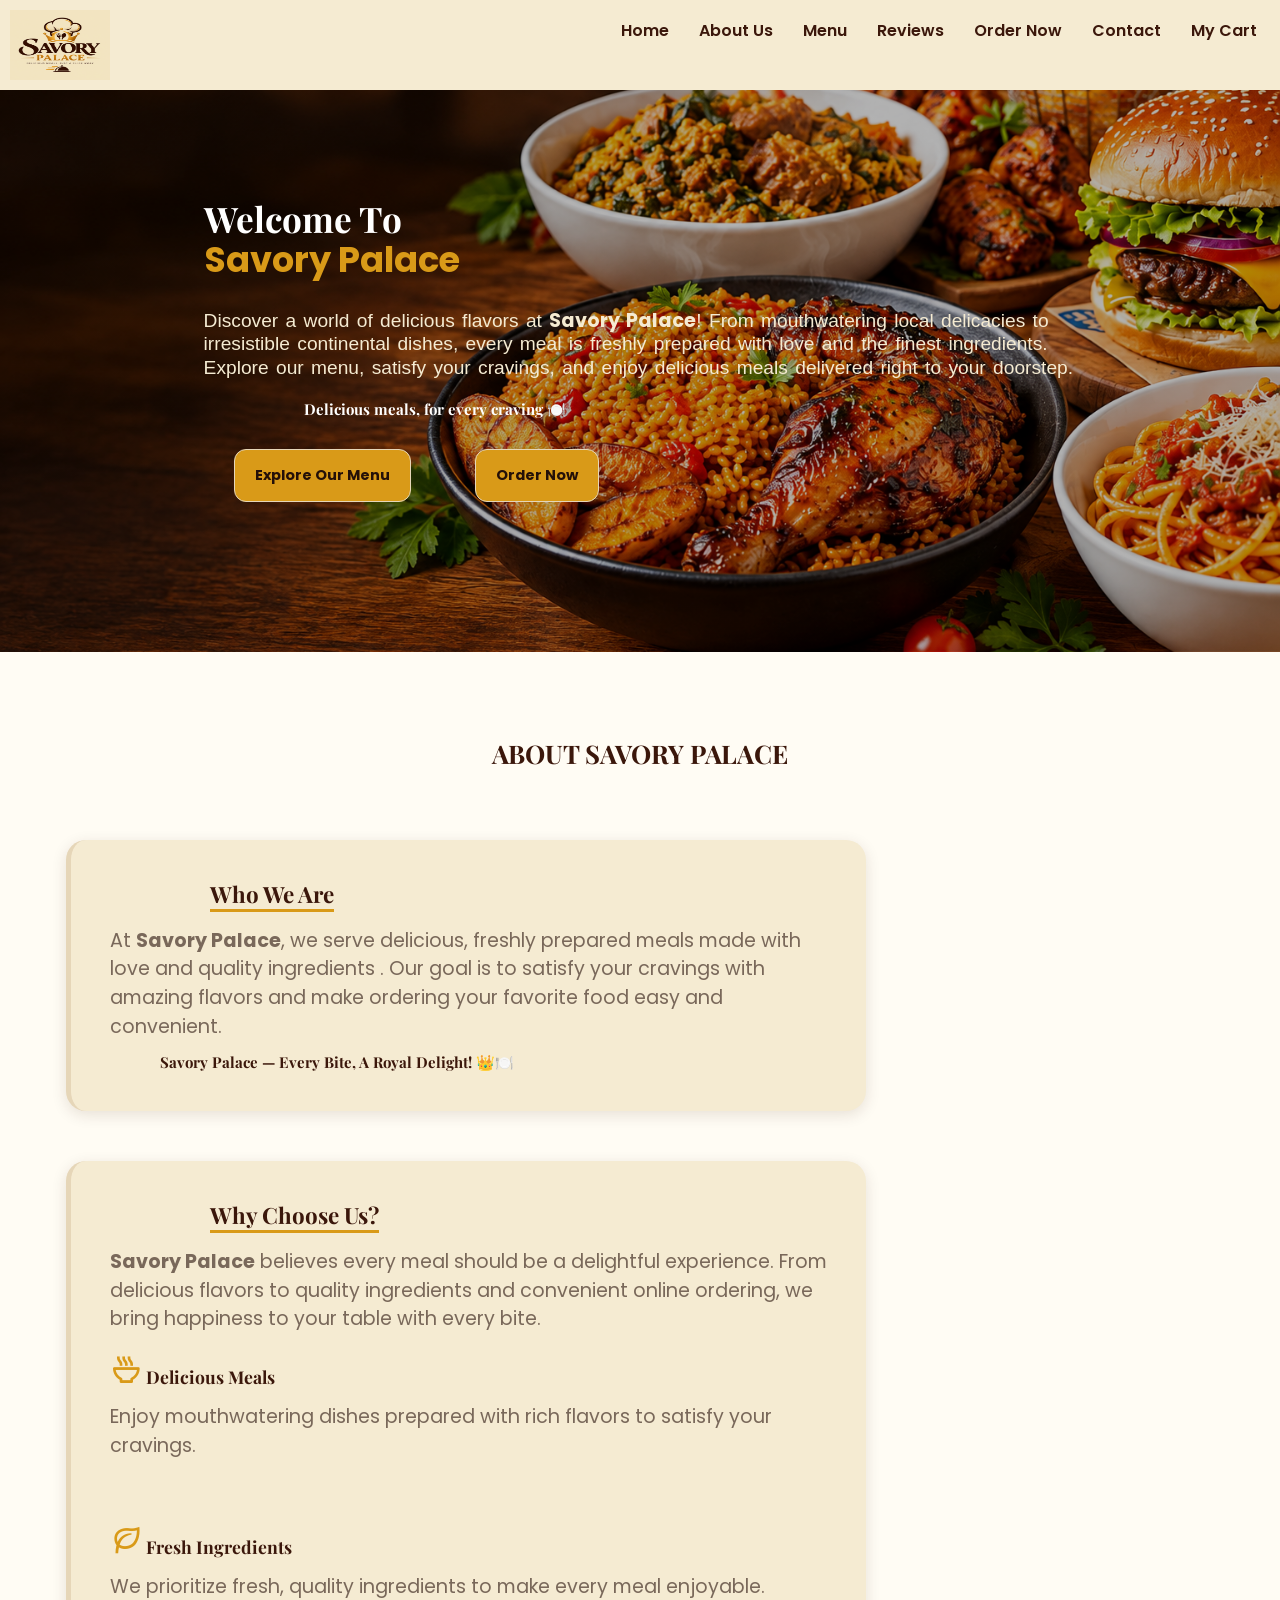
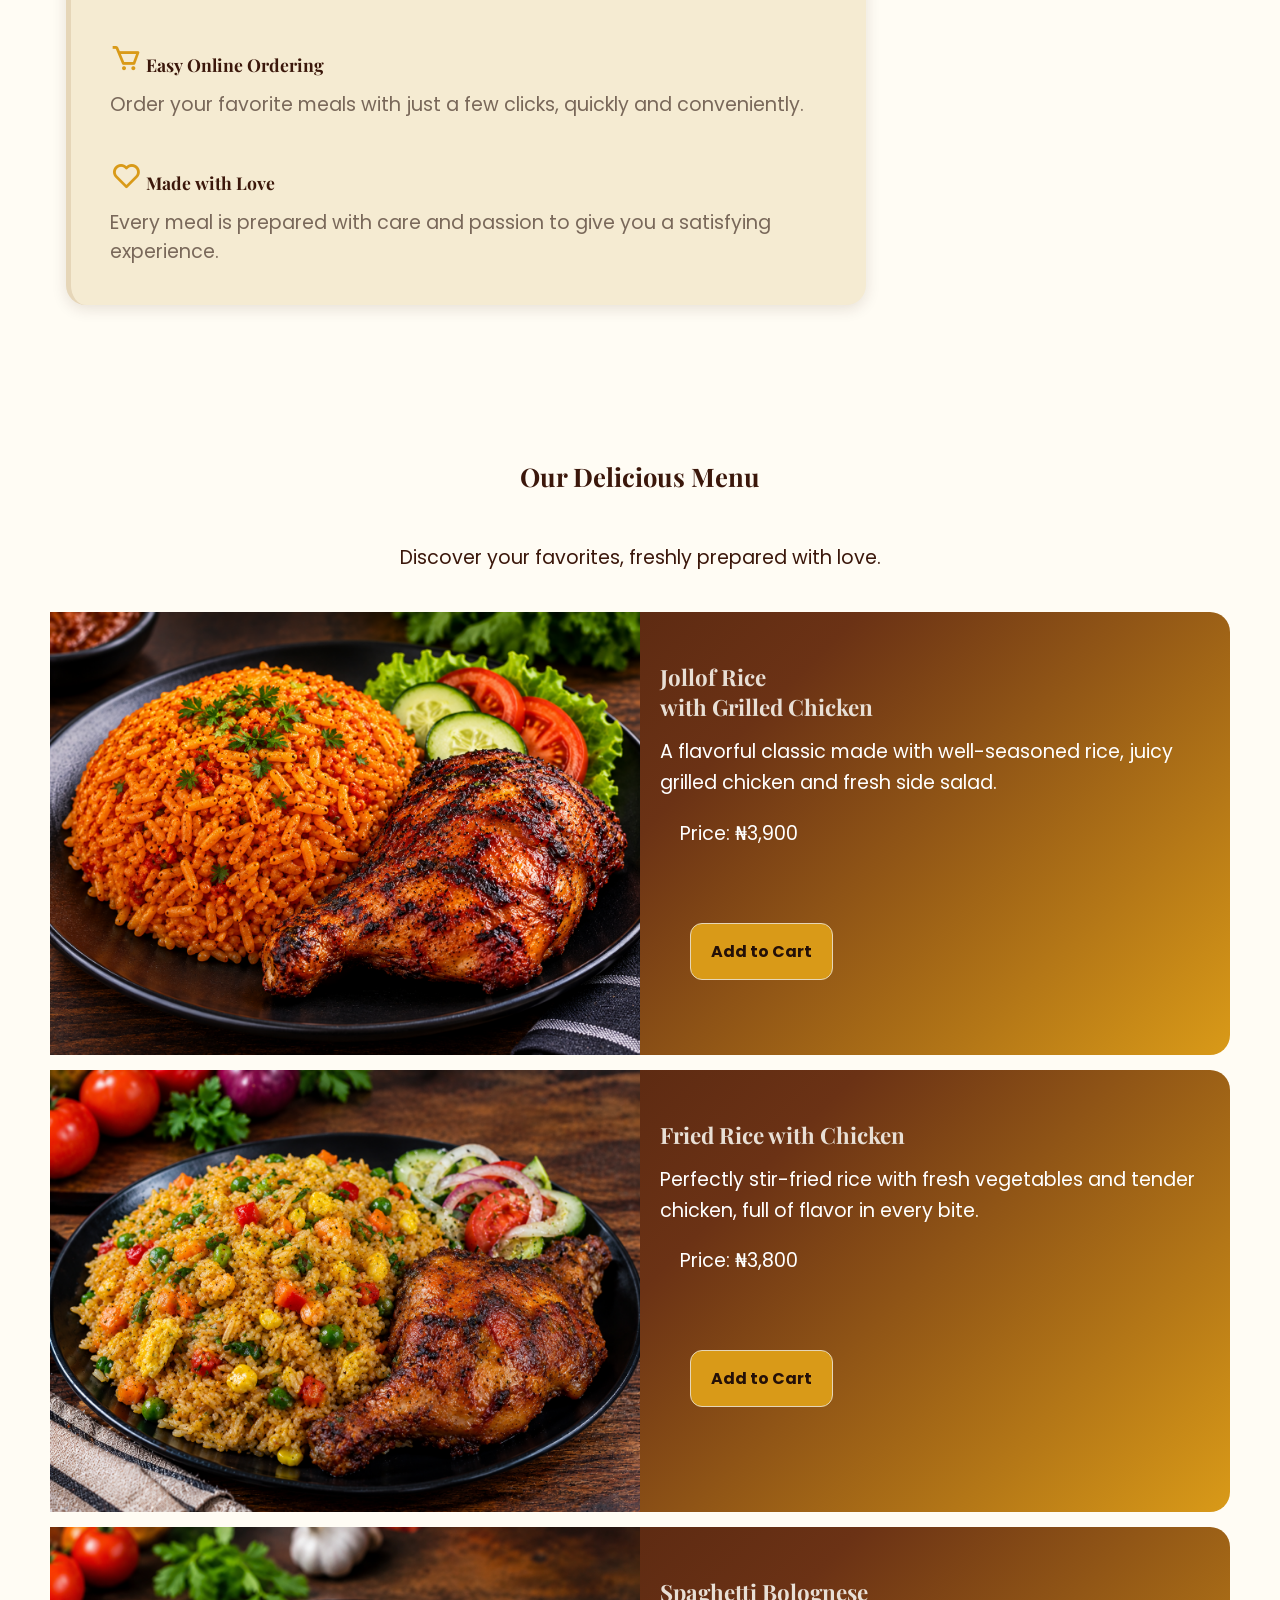
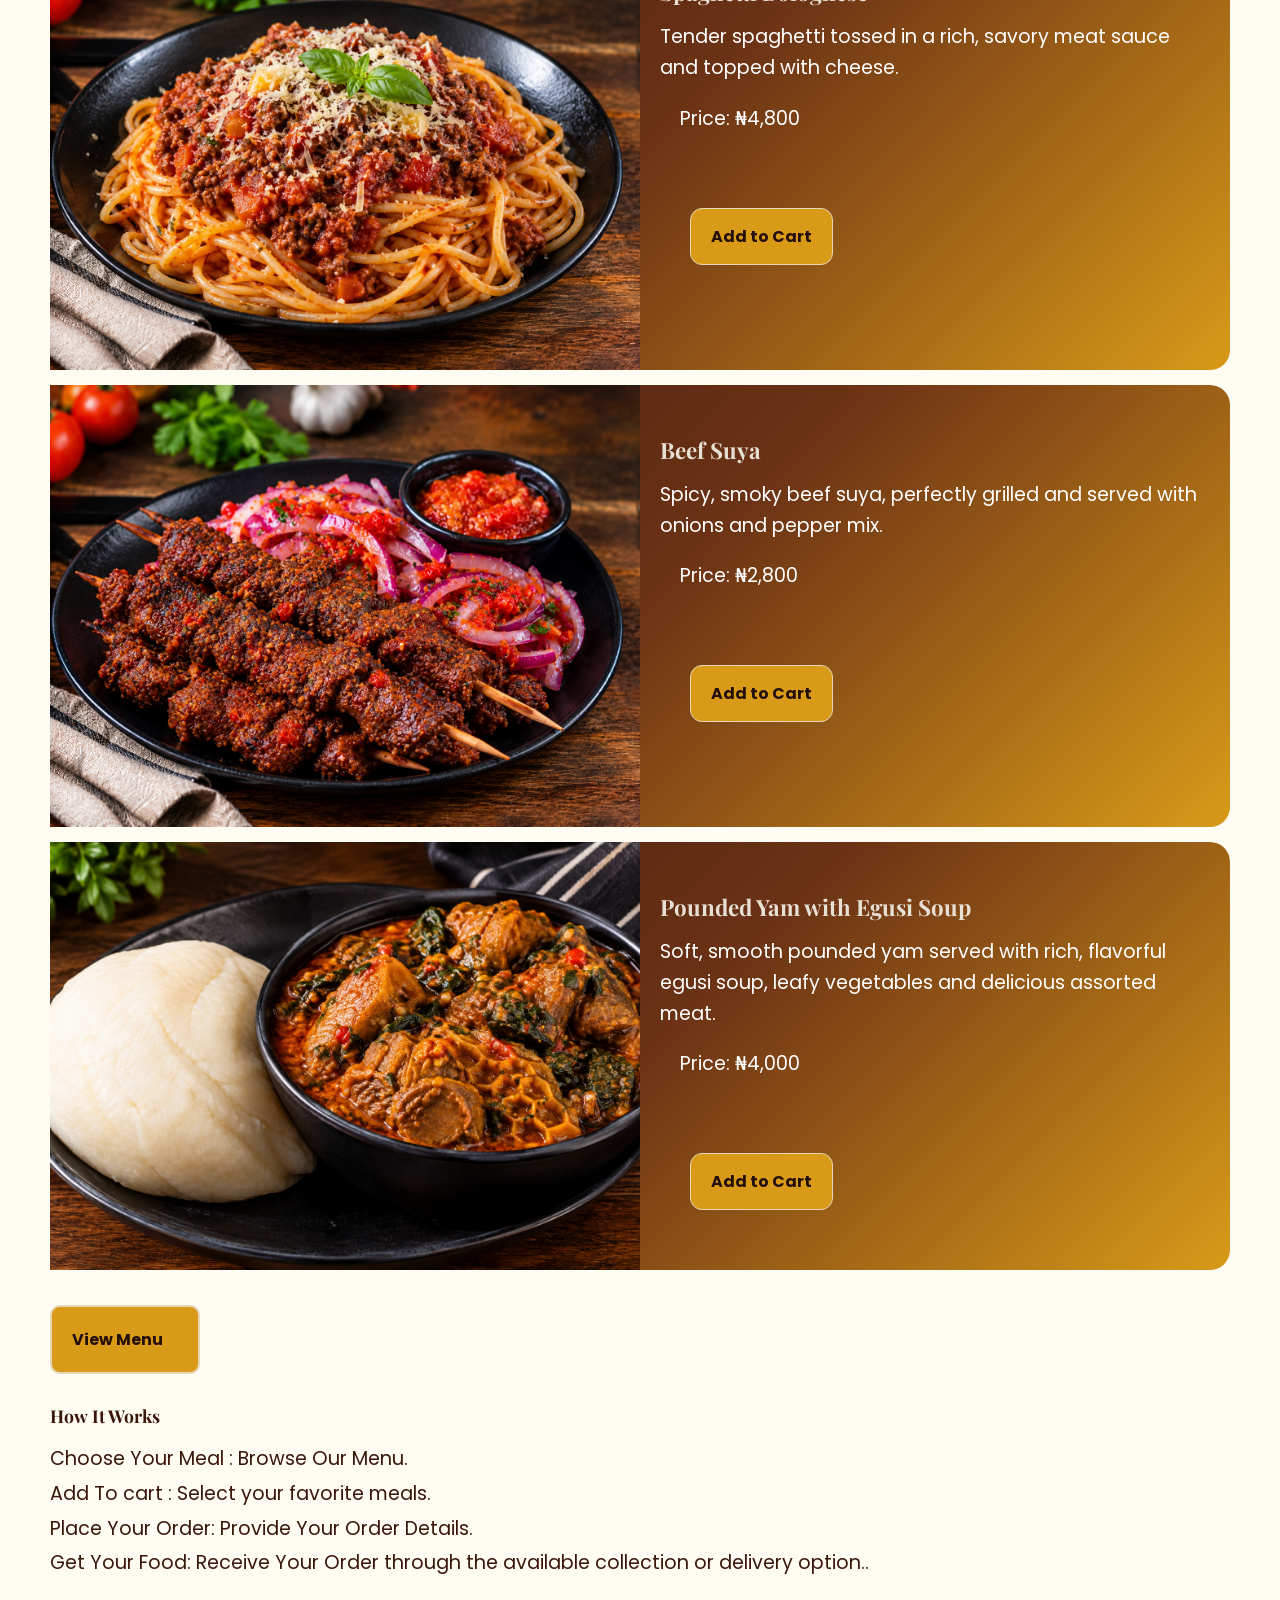
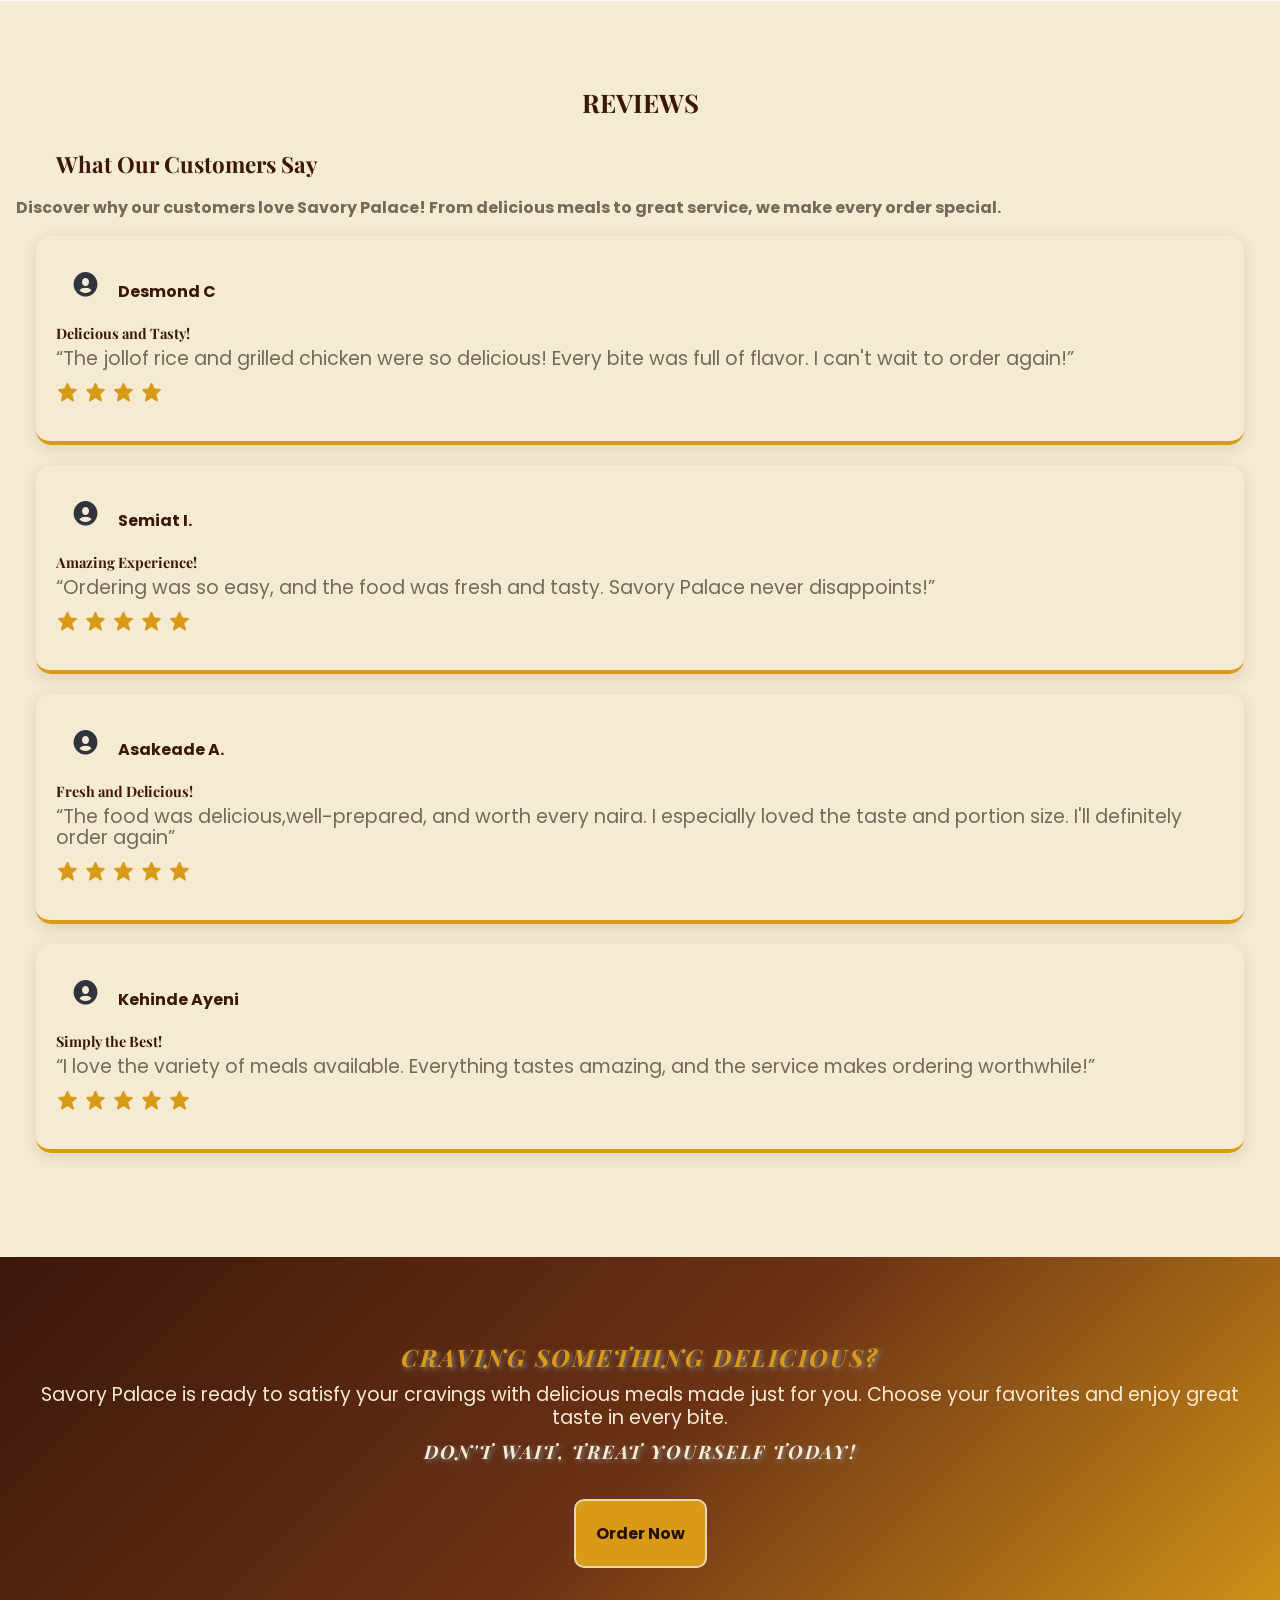
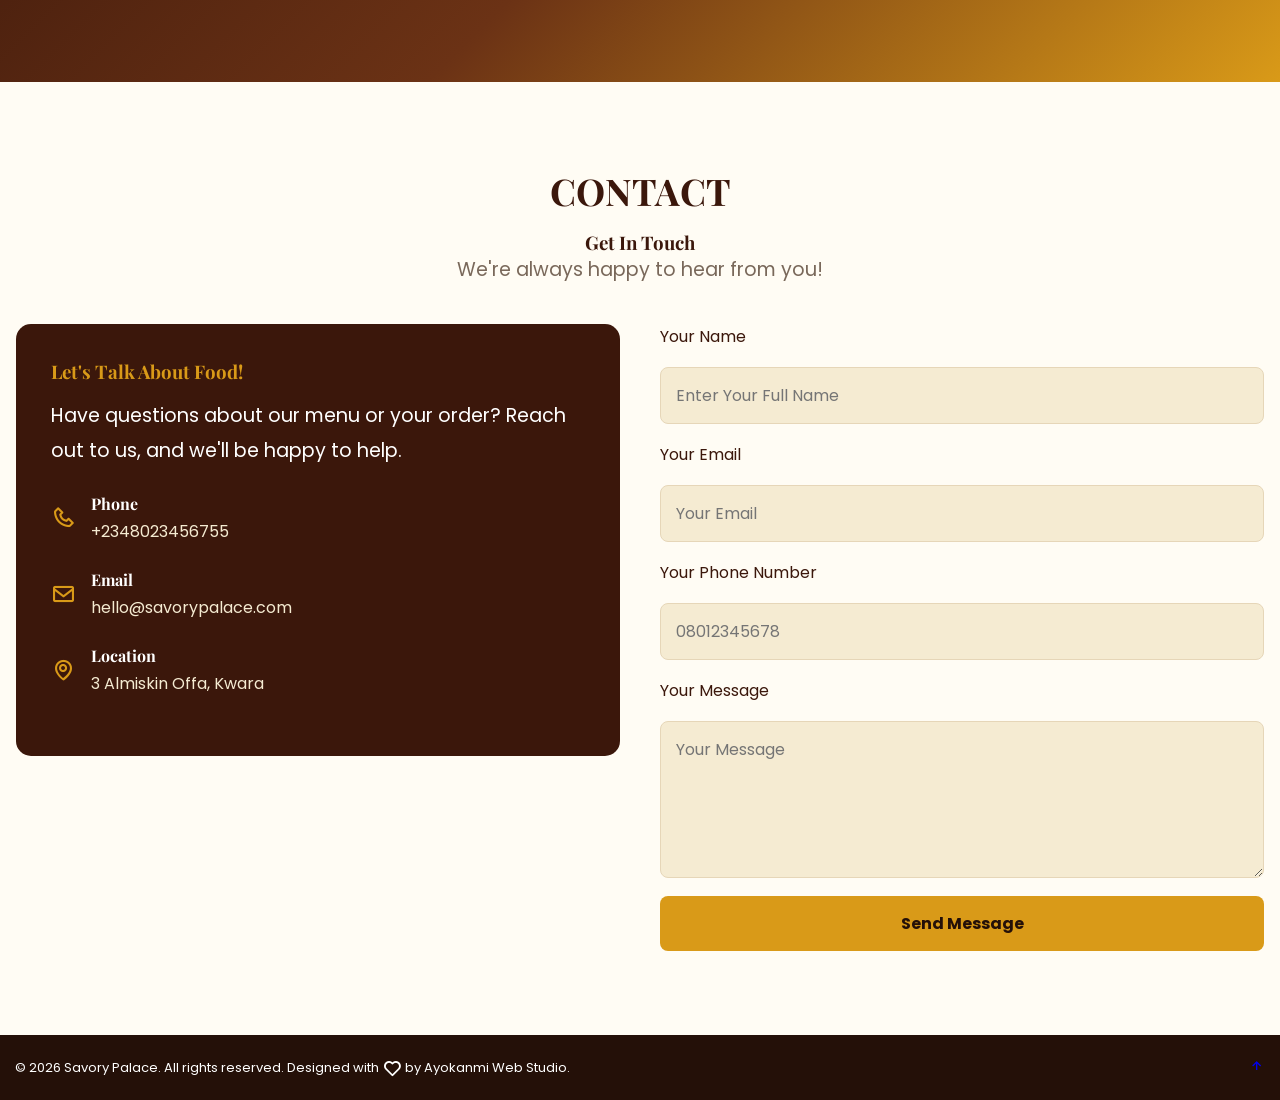
<file: index.html>
<!DOCTYPE html>
<html lang="en">
<head>
    <meta charset="UTF-8">
    <meta name="viewport" content="width=device-width, initial-scale=1.0"/>
    <title> Savory Palace </title>
    <link rel="stylesheet" href="style.css">
    <link href="https://unpkg.com/boxicons@2.1.4/css/boxicons.min.css" rel="stylesheet">
</head>
<body>
        <!-- HEADER  -->
      <header class="header">
          <img  src="palace.png" alt="savory's Palace">
          <div class="navMenu" id="navMenu">
          <i class="bx bx-window-close" onclick="closeMenu()"></i>    
        <ul>
           <li> <a href="index.html">Home </a> </li>
           <li> <a href="index.html#About-Us"> About Us</a> </li>
           <li> <a href="menu.html">Menu</a></li>
           <li> <a href="index.html#Reviews"> Reviews</a></li>
           <li> <a href="index.html#order"> Order Now</a></li>
           <li> <a href="index.html#contact"> Contact </a></li>
           <li> <a href="cart.html"> My Cart </a></li>
         
        </ul> 
          </div>
                
          <i class="bx bx-menu" onclick="openMenu()"></i>
      </header>
        
        <!-------------------- HOME. ---------------->
         <section class="Home" id="Home">
             <div class="Home-content">
                 <div class="Home-intro">
                <h3> Welcome To <br><span id="sp">Savory Palace</span></h3>  
       <p>  Discover a world of delicious flavors at <b>Savory Palace</b>! From mouthwatering local delicacies to irresistible continental dishes, every meal is freshly prepared with love and the finest ingredients. Explore our menu, satisfy your cravings, and enjoy delicious meals delivered right to your doorstep.</p>
                <h5> Delicious meals, for every craving 🍽️</h5>  
                 </div>
                 
       <a href="menu.html" class="btn">Explore Our Menu</a>
       <a href="cart.html" class="btn">Order Now</a>   
             </div> 
        </section>
    
        <!-------------------- About Us -------------------->
        <section class="About-Us" id="About-Us"> 
            <h2>ABOUT SAVORY PALACE </h2>  
              <div class="ourservice">
                  <div class="Who">
                      <h3>  Who We Are </h3>
                     <p> At <b>Savory Palace</b>, we serve <u>delicious</u>, <u>freshly prepared meals</u> made with love and <u>quality ingredients </u>. Our goal is to satisfy your cravings with amazing flavors and make ordering your favorite food easy and convenient.</p>
     <h4>Savory Palace — Every Bite, A Royal Delight! 👑🍽️</h4>
                  </div>
                  
                  <div class="why">
                      <div class="Why-Us">   
                    <h3> Why Choose Us?</h3>
       <p><b>Savory Palace</b> believes every meal should be a delightful experience. From delicious flavors to quality ingredients and convenient online ordering, we bring happiness to your table with every bite.</p>
           </div>
                  <div class="About-card">
                      
                  
                  <div class="card">
                      <i class='bx bx-bowl-hot'></i>
                   <h3>Delicious Meals</h3>   
                   <p>Enjoy mouthwatering dishes prepared with rich flavors to satisfy your cravings.</p>
                  </div>
                  
                  <div class="card">
                    <i class='bx bx-leaf'></i>
                    <h3> Fresh Ingredients</h3>
                    <p>We prioritize fresh, quality ingredients to make every meal enjoyable.</p>
                  </div>
                  
                  <div class="card">
                    <i class='bx bx-cart'></i>
                    <h3>Easy Online Ordering </h3>
      <p> Order your favorite meals with just a few clicks, quickly and conveniently. </p>
                  </div>
                  
                  <div class="card">
                      <i class='bx bx-heart'></i>
                      <h3> Made with Love </h3>
                      <p> Every meal is prepared with care and passion to give you a satisfying experience.</p>
                  </div>      
                  </div>  
                  </div>
              </div>  
             </section>
             
             <!-------------------MENU --------------  -->
             
             <section class="Menu" id="Menu"> 
        
    <div class="menu-heading">
        <h2>Our Delicious Menu</h2>
        <p>Discover your favorites, freshly prepared with love.</p>
    </div>

    <div class="menu-container">

        <!-- Menu Item 1 -->
        <div class="menu-card">
            <div class="menu-image">
                <img src="jolly.png"
                     alt="Jollof Rice with Grilled Chicken">
            </div>

            <div class="menu-info">
                <h3>Jollof Rice <br>
                with Grilled Chicken</h3>
                <p>A flavorful classic made with well-seasoned rice,  juicy grilled chicken and fresh side salad.</p>
                 <span class="price">Price: ₦3,900</span><br>
             <button class="add-to-cart" type="button" data-index="0">Add to Cart</button> 
            </div>
        </div>

        <!-- Menu Item 2 -->
        <div class="menu-card">
            <div class="menu-image">
                <img src="fried.png"
                     alt="Fried Rice with Chicken">
            </div>

            <div class="menu-info">
                <h3>Fried Rice with Chicken</h3>           
           <p>Perfectly stir-fried rice with fresh vegetables and tender chicken, full of flavor in every bite.</p>
              <span class="price"> Price: ₦3,800</span><br>
        <button class="add-to-cart" type="button" data-index="1">Add to Cart</button>      
            </div>
        </div>

        <!-- Menu Item 3 -->
        <div class="menu-card">
            <div class="menu-image">
                <img src="spaghetti.png"
                     alt="Spaghetti Bolognese">
            </div>

            <div class="menu-info">
                <h3>Spaghetti Bolognese</h3>
                <p>Tender spaghetti tossed in a rich, savory meat
                   sauce and topped with cheese.</p>
                 <span class="price">Price: ₦4,800</span><br>
           <button class="add-to-cart" type="button" data-index="3">Add to Cart</button>   
            </div>
        </div>

        <!-- Menu Item 4 -->
        <div class="menu-card">
            <div class="menu-image">
                <img src="suya.png"
                     alt="Beef Suya">
            </div>

            <div class="menu-info">
                <h3>Beef Suya</h3>
                <p>Spicy, smoky beef suya, perfectly grilled and
                   served with onions and pepper mix.</p>
                <span class="price">Price: ₦2,800</span><br>
           <button class="add-to-cart" type="button" data-index="4">Add to Cart</button>  
            </div>
        </div>
        
        <div class="menu-card">
            <div class="menu-image">
                <img src="yam.png"
                     alt="Pounded Yam with Egusi Soup">
            </div>

            <div class="menu-info">
                <h3>Pounded Yam with Egusi Soup</h3>
                <p>Soft, smooth pounded yam served with rich,
       flavorful egusi soup, leafy vegetables and
       delicious assorted meat.</p>
                 <span class="price">Price: ₦4,000</span><br>
            <button class="add-to-cart" type="button"    data-index="5">Add to Cart</button>  
                </div>
                </div> 
    </div>
    
    <a id="pageLink" href="menu.html">View Menu</a>
                
                 <div class="How">
                     <h3>How It Works</h3>
                     <ul>
                         <li> Choose Your Meal : Browse Our Menu.</li>
                         <li> Add To cart : Select your favorite meals.</li>
                         <li> Place Your Order: Provide Your Order Details.</li>
           
                        <li> Get Your Food: Receive Your Order through the available collection or delivery option..</li>              
                          </ul>
                 </div>
                  
             </section>
             
             <!-------------------Review --------------  -->
             
                <section class="Reviews" id="Reviews">
                    
                <div class="Review-title">
                       <h2> REVIEWS </h2>
                    <h3>What Our Customers Say</h3>
           <p>Discover why our customers love Savory Palace! From delicious meals to great service, we make every order  special.</p>
                   </div>
                   
               <div class="review-content">
                   <div class="review-card">
                   <h4> <span> <i class='bx bxs-user-circle'></i></span> Desmond C </h4>
                   
                       <h5> Delicious and Tasty! </h5>
                       <p>
            “The jollof rice and grilled chicken were so delicious! Every bite was full of flavor. I can't wait to order again!”      
                       </p> 
                      <div class="stars">
                  <i class="bx bxs-star"></i>
                   <i class="bx bxs-star"></i>
                    <i class="bx bxs-star"></i>
                     <i class="bx bxs-star"></i>
                  
                      </div>
                   </div>
                   
                    <div class="review-card">
                        <h4> <span> <i class='bx bxs-user-circle'></i></span> Semiat I. </h4>
                         
                       <h5>Amazing Experience! </h5>
                       <p> 
                       “Ordering was so easy, and the food was fresh and tasty. Savory Palace never disappoints!”                             
                       </p> 
                       <div class="stars">
                             <i class="bx bxs-star"></i>
                             <i class="bx bxs-star"></i>
                             <i class="bx bxs-star"></i>
                              <i class="bx bxs-star"></i>
                              <i class="bx bxs-star"></i>
                         </div>
                   </div>
                   
                     <div class="review-card">
                        <h4> <span> <i class='bx bxs-user-circle'></i></span> Asakeade A.</h4>
                         
                       <h5>Fresh and Delicious! </h5>
                       <p> 
                       “The food was delicious,well-prepared, and worth every naira. I especially loved the taste and portion size. I'll definitely order again”                             
                       </p> 
                       <div class="stars">
                             <i class="bx bxs-star"></i>
                             <i class="bx bxs-star"></i>
                             <i class="bx bxs-star"></i>
                              <i class="bx bxs-star"></i>
                              <i class="bx bxs-star"></i>
                         </div>
                   </div>
                   
                    <div class="review-card">
                  <h4> <span> <i class='bx bxs-user-circle'></i></span> Kehinde Ayeni </h4>   
                       <h5> Simply the Best!</h5>
                       <p>
         “I love the variety of meals available. Everything tastes amazing, and the service makes ordering worthwhile!”
                       </p>
                      <div class="stars"> 
                          <i class="bx bxs-star"></i>
                           <i class="bx bxs-star"></i>
                            <i class="bx bxs-star"></i>
                             <i class="bx bxs-star"></i>
                              <i class="bx bxs-star"></i>
                           </div>
                   </div>  
               </div>   
           </section>
           
            <!-- -----------------Order Now----------- -->
            
            <section class="order-now" id="order">
    <h2>Craving Something Delicious?</h2>
    <p>
        Savory Palace is ready to satisfy your cravings
        with delicious meals made just for you.
        Choose your favorites and enjoy great taste
        in every bite.
    </p>
    <h3>Don't Wait, Treat Yourself Today!</h3>
    
    <a href="menu.html" class="btn">Order Now</a>
 </section>
           
               <!-- -----------------CONTACT------------ -->
               
               <section class="contact" id="contact">

    <div class="contact-heading">
         <h2>CONTACT</h2>
        <h3>Get In Touch</h3>
        <p>We're always happy to hear from you!</p>
    </div>

    <div class="contact-container">

        <!-- Contact Information -->
        <div class="contact-info">
            <h3>Let's Talk About Food!</h3>

            <p>
                Have questions about our menu or your order?
                Reach out to us, and we'll be happy to help.
            </p>

            <div class="contact-item">
                <i class="bx bx-phone"></i>
                <div>
                    <h4>Phone</h4>
                    <p>+2348023456755</p>
                </div>
            </div>

            <div class="contact-item">
                <i class="bx bx-envelope"></i>
                <div>
                    <h4>Email</h4>
                    <p>hello@savorypalace.com</p>
                </div>
            </div>

            <div class="contact-item">
                <i class="bx bx-map"></i>
                <div>
                    <h4>Location</h4>
                    <p>3 Almiskin Offa, Kwara</p>
                </div>
            </div>
        </div>

        <!-- Contact Form -->
        <form class="contact-form">
     <label for="customerName">Your Name </label>
                  <input type="text" id="customerName" placeholder="Enter Your Full Name" required>
                 
                  <label for="customerEmail">Your Email </label>
                  <input type="email" id="customerEmail"  placeholder="Your Email" required>
                 <label for="customerPhone">Your Phone Number
                 </label>
               <input type="tel" id="customerPhone" maxlength="11" pattern="0[0-9]{11}"placeholder="08012345678" required>
               <label for="customerMessage"> Your Message </label>
                  <textarea name="customerMessage" id="customerMessage" cols="22px" rows="05px" placeholder="Your Message"></textarea>
            
            <button type="submit">Send Message</button>

        </form>

    </div>
</section>
             
                                   
                   <!--     footer  -->
                 
                 <footer class="footer">
                     <div class="attribution">
             <p>© 2026 Savory Palace. All rights reserved.  Designed with<i class="bx bx-heart"></i> by  Ayokanmi Web Studio.</p>     
                </div>
                     
                     <div class="move up">
                         <a href="#Home"><i class="bx bx-up-arrow-alt"></i></a>
                     </div>
                 </footer>
                   
            <script src="script.js" ></script>                 
                       
</body>
</html>
</file>
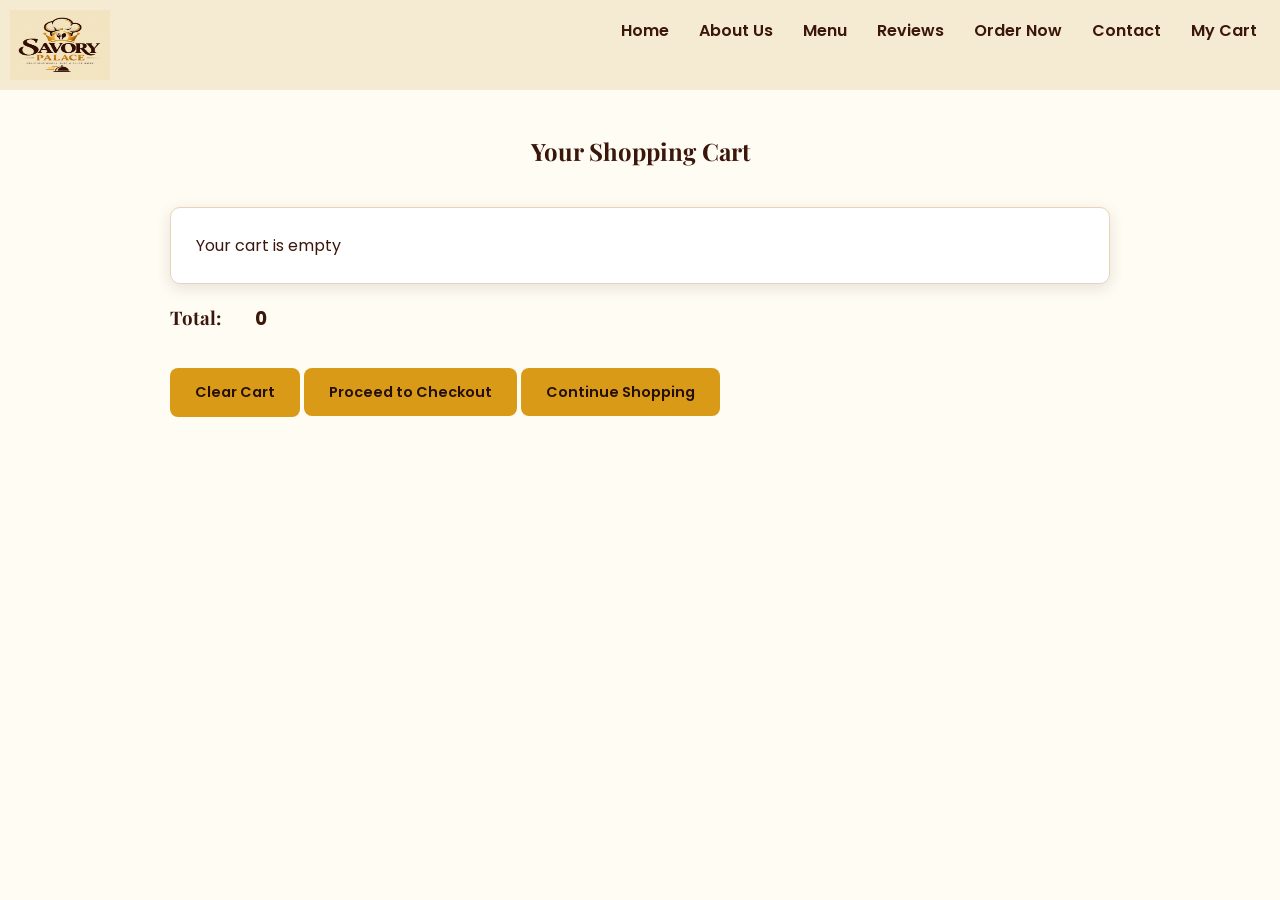
<file: cart.html>
<!DOCTYPE html>
<html lang="en">
<head>
    <meta charset="UTF-8">
    <meta name="viewport" content="width=device-width, initial-scale=1.0"/>
    <title> Cart || Savory Palace </title>
    <link rel="stylesheet" href="style.css">
    <link href="https://unpkg.com/boxicons@2.1.4/css/boxicons.min.css" rel="stylesheet">
</head>
<body>
        <!-- HEADER  -->
      <header class="header">
          <img  src="palace.png" alt="savory's Palace">
          <div class="navMenu" id="navMenu">
          <i class="bx bx-window-close" onclick="closeMenu()"></i>    
        <ul>
           <li> <a href="index.html">Home </a> </li>
           <li> <a href="index.html#About-Us"> About Us</a> </li>
           <li> <a href="menu.html">Menu</a></li>
           <li> <a href="index.html#Reviews"> Reviews</a></li>
           <li> <a href="index.html#order"> Order Now</a></li>
           <li> <a href="index.html#contact"> Contact </a></li>
           <li> <a href="cart.html"> My Cart </a></li>
         
        </ul> 
          </div>
                
          <i class="bx bx-menu" onclick="openMenu()"></i>
      </header>
        <!--    CART PAGE -->
        
        <main class="cart-page">
            <h2> Your Shopping Cart </h2>
            <div class="cartItems" id="cartItems"> </div>
            <h3>
           Total: <span class="cartTotal" id="cartTotal">0</span>
            </h3>
            
            <button type="button" id="clearCart"> Clear Cart </button>
            <a href="checkout.html" id="continue"> Proceed to Checkout</a>
           <a href="menu.html" id="continue">Continue Shopping</a>
        </main>
       
     
     <script src="cart.js"></script>
</body>
</html>
</file>
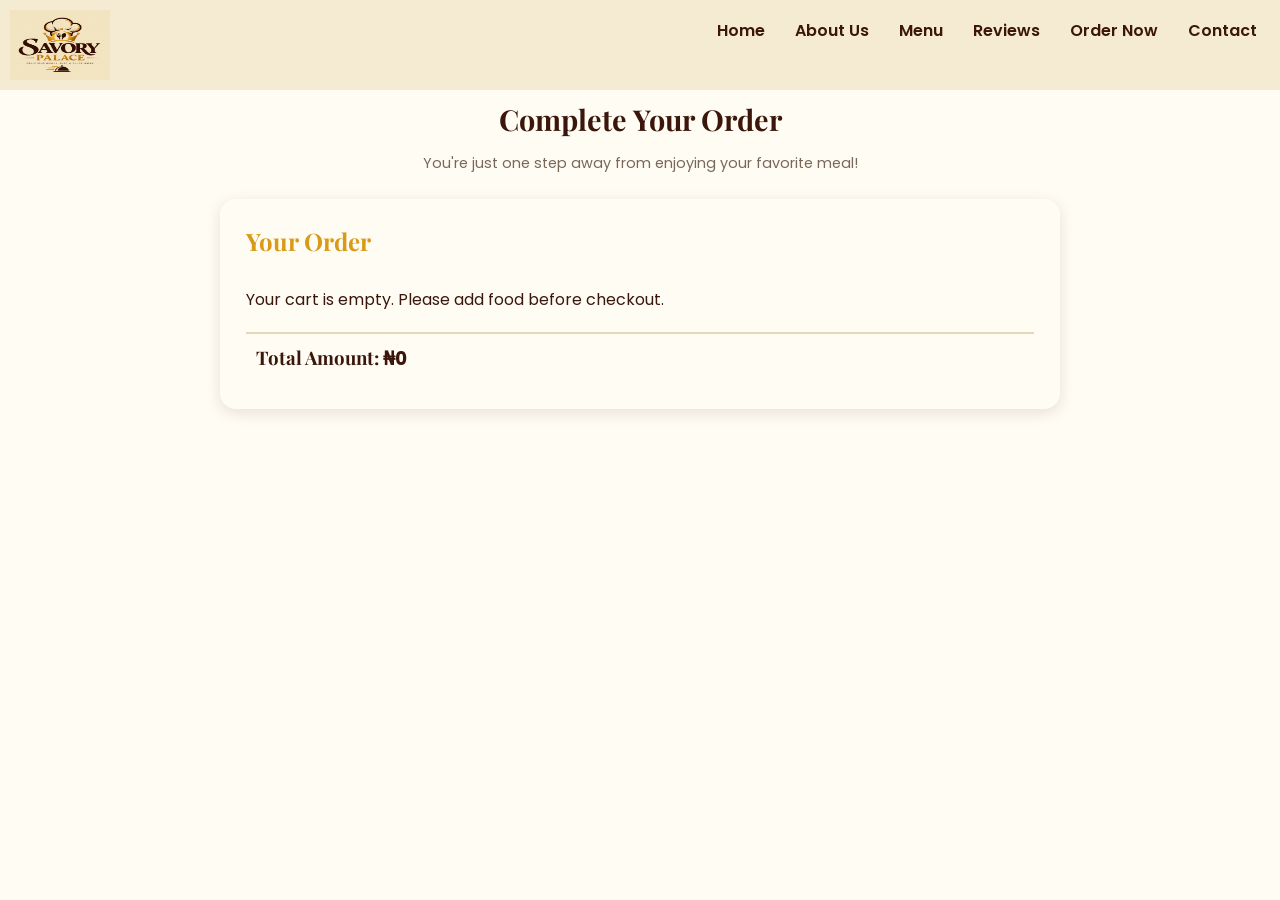
<file: checkout.html>
<!DOCTYPE html>
<html lang="en">
<head>
    <meta charset="UTF-8">
    <meta name="viewport" content="width=device-width, initial-scale=1.0"/>
    <title> Checkout || Savory Palace </title>
    <link rel="stylesheet" href="style.css">
    <link href="https://unpkg.com/boxicons@2.1.4/css/boxicons.min.css" rel="stylesheet">
</head>
<body>
    
    <!-- HEADER  -->
      <header class="header">
          <img  src="palace.png" alt="savory's Palace">
          <div class="navMenu" id="navMenu">
          <i class="bx bx-window-close" onclick="closeMenu()"></i>    
        <ul>
            <li> <a href="index.html">Home </a> </li>
            <li> <a href="index.html#About-Us"> About Us</a> </li>
            <li> <a href="menu.html">Menu</a></li>
            <li> <a href="index.html#Reviews"> Reviews</a></li>
            <li> <a href="index.html#order"> Order Now</a></li>
            <li> <a href="index.html#contacts"> Contact </a></li>
            
        </ul> 
          </div>
          <i class="bx bx-menu" onclick="openMenu()"></i>
      </header>
      
      <!--    CHECKOUT SECTION -->
      
      <section class="checkout">
          <h1> Complete Your Order </h1>
          <p> You're just one step away from enjoying your favorite meal!</p>
          
          <!-- ORDER SUMMARY  -->
          <div class="checkout-summary">
              <h2>Your Order </h2>
              <div  id="checkoutItems">
                  <!-- Js displays selected foods-->
                  
              </div>
              <h3> 
                  Total Amount: ₦<span id="checkoutTotal">0</span>
              </h3>
          </div>
          
          <!--  CUSTOMER FORM.  -->
          
          <form id="checkoutForm">
              <h2> Delivery Information</h2>
              
              <div class="form-group">
                <label for="customerName"> Full Name:</label>
               <input type="text" id="customerName" name="customerName" placeholder="Enter Your Name"required>
               </div>
               
               <div class="form-group">
                   <label for="customerPhone"> Phone Number:</label>
                   <input type="tel" id="customerPhone" name="customerPhone" placeholder="08012345694" maxlength="11"
        pattern="0[0-9]{10}"
        title="Enter an 11-digit Nigerian phone number starting with 0"required>         
               </div>
               
               <div class="form-group">
                   <label for="deliveryOption">Order Method:</label>
                   <select id="deliveryOption"name="deliveryOption" required> 
                       <option value=""> choose an option </option>
                       <option value="delivery"> Home Delivery </option>
                       <option value="pickup"> Pickup at Restaurant </option>
                       
                   </select>
               </div>
               
               <div class="form-group" id="addressGroup">
                   
                   <label for="deliveryAddress"> Delivery Address</label>
                   <textarea id="deliveryAddress" name="deliveryAddress" placeholder="Enter Your Delivery Address" rows="4">
              </textarea>    
               </div>
               
               <button type="submit" class="btn"> Place Order </button>
               <a href="cart.html" class="a-tag"> Back To Cart</a>
          </form>
          
           <!-- ORDER message-->
          <div id="checkoutMessage" aria-live="polite"></div> 
          
          
          
    </section>
        
        <script src="checkout.js"> </script>  
      </body>
      </html>
</file>
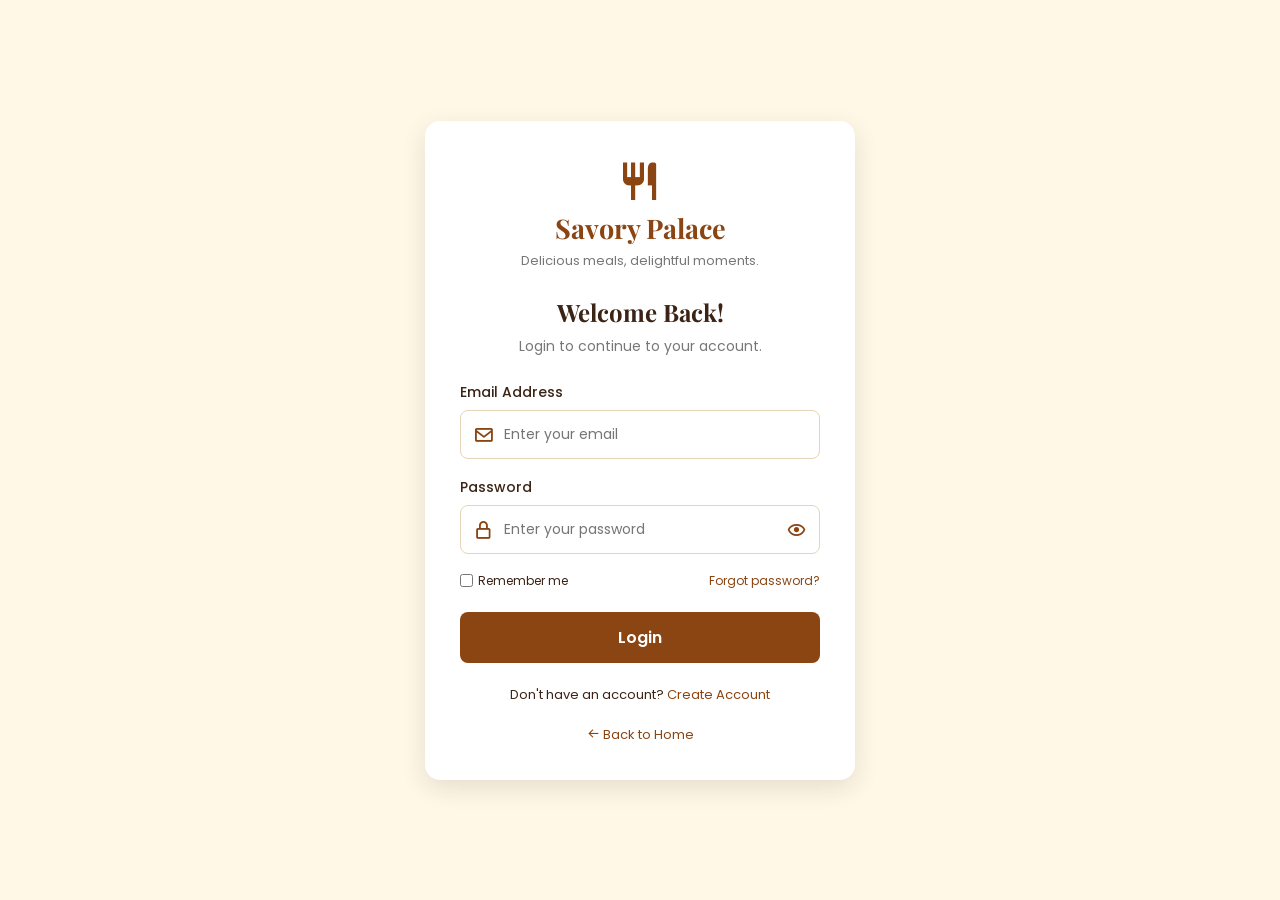
<file: dashboard.html>
<!DOCTYPE html>
<html lang="en">
<head>
    <meta charset="UTF-8">
    <meta name="viewport" content="width=device-width, initial-scale=1.0"/>
    <title> Admin Dashboard | Savory Palace </title>
    <link rel="stylesheet" href="style.css">
    <link href="https://unpkg.com/boxicons@2.1.4/css/boxicons.min.css" rel="stylesheet">
</head>
<body>
    
    <!-- HEADER  -->
      <header class="header">
          <img  src="palace.png" alt="savory's Palace">
          <div class="navMenu" id="navMenu">
          <i class="bx bx-window-close" onclick="closeMenu()"></i>    
        <ul>
            <li> <a href="index.html">View Website </a> </li>
           
            <li> <a href="menu.html">Menu</a></li>
            <li> <a href="order-history.html"> Order History</a></li>
            
           </ul> 
          </div>
          <i class="bx bx-menu" onclick="openMenu()"></i>
      </header>

            <!--     ADMIN DASHBOARD   -->      
            <section class="admin">
                
               <div class="admin-container">
                   <div class="heading">
                       <h1> Admin Dashboard </h1>
                       <p>Manage Savory Palace customer orders. </p>
                   </div>
                   
                   <!--   DASHBOARD  STATISTICS  -->
                   <div class="admin-stats">
                       <div class="admin-stats-card">
                           <i class="bx bx-receipt"> </i>
                           <h3> Total Orders </h3>
                           <p id="totalOrder">0</p>
                       </div>
                       
                       <div class="admin-stats-card">
                           <i class="bx bx-time-five"> </i>
                           <h3> Pending Orders </h3>
                           <p id="PendingOrder">0</p>
                       </div>
                       
                      <div class="admin-stats-card">
                           <i class="bx bx-check-circle"> </i>
                           <h3> Complete Orders </h3>
                           <p id="completeOrder">0</p>
                       </div>
                       
                       <div class="admin-stats-card">
                           <i class="bx bx-money"> </i>
                           <h3> Total Order Value </h3>
                           <p id="totalRevenue">₦0</p>
                       </div>
                       
                   </div>
                   
                   <!--  ORDER MANAGEMENT  -->
           <div class="admin-orders">
             <h2> Customer Orders </h2>  
             
             <div id="adminOrders">
               <p>Loading Customer Orders...</p>                
             </div>
               
           </div>        
                  
               </div> 
                
            </section>
           <!--     JAVASCRIPT -->
           <script src="dashboard.js"></script>
      </body>
      </html>
</file>
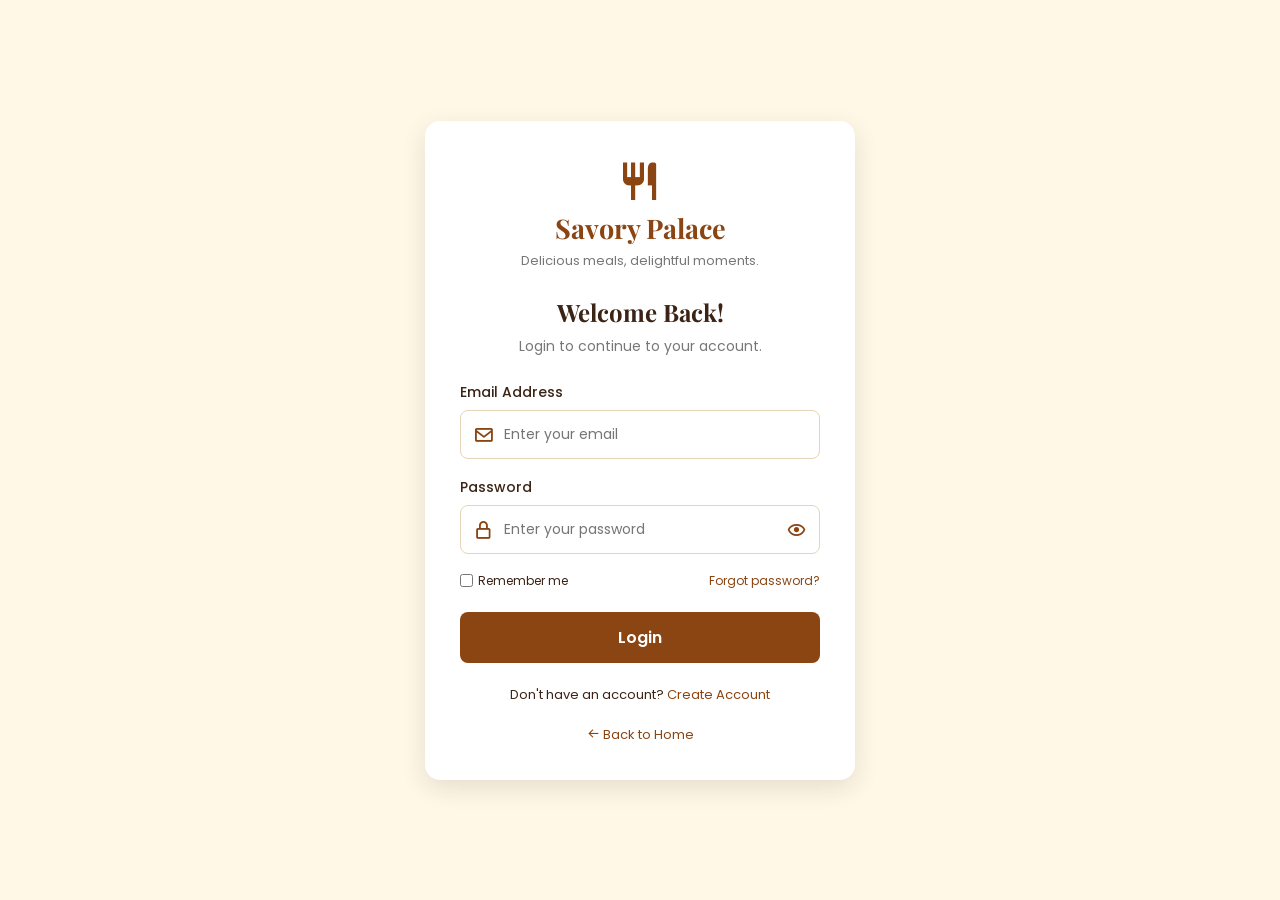
<file: Login.html>
<!DOCTYPE html><html lang="en">
<head>
    <meta charset="UTF-8">
    <meta name="viewport" content="width=device-width, initial-scale=1.0"><title>Login | Savory Palace</title>

<!-- Google Font -->
   <link rel="preconnect" href="https://fonts.googleapis.com">
    <link rel="preconnect" href="https://fonts.gstatic.com" crossorigin>

    <link href="https://fonts.googleapis.com/css2?family=Playfair+Display:wght@400;500;600;700&family=Poppins:wght@300;400;500;600;700&display=swap" rel="stylesheet">
    
<!-- Boxicons -->
<link href="https://unpkg.com/boxicons@2.1.4/css/boxicons.min.css" rel="stylesheet">

<style>
    :root {
        --bg-color: #FFF8E7;
        --text-color: #3B2416;
        --primary: #8B4513;
        --accent: #F4C95D;
        --border-color: #E5D5B8;
        --btn-bg: #8B4513;
        --btn-text: #FFFFFF;
        --btn-hover: #66300D;
        --shadow: 0 8px 25px rgba(59, 36, 22, 0.12);
    }

    * {
        margin: 0;
        padding: 0;
        box-sizing: border-box;
    }

    body {
        font-family: 'Poppins', sans-serif;
        background: var(--bg-color);
        color: var(--text-color);
        min-height: 100vh;
        display: flex;
        justify-content: center;
        align-items: center;
        padding: 20px;
    }

    .login-container {
        background: #FFFFFF;
        width: 100%;
        max-width: 430px;
        padding: 35px;
        border-radius: 15px;
        box-shadow: var(--shadow);
    }

    .logo {
        text-align: center;
        margin-bottom: 25px;
    }

    .logo i {
        font-size: 50px;
        color: var(--primary);
    }

    .logo h1 {
        color: var(--primary);
        font-size: 27px;
        font-family: 'Playfair Display' , serif;
    }

    .logo p {
        font-size: 13px;
        margin-top: 5px;
        color: #777;
    }

    .login-container h2 {
        text-align: center;
        margin-bottom: 8px;
        font-family: 'Playfair Display' , serif;
    }

    .welcome-text {
        text-align: center;
        font-size: 14px;
        margin-bottom: 25px;
        color: #777;
        font-family: 'poppins' ,sans- serif;
    }

    .input-group {
        margin-bottom: 18px;
    }

    .input-group label {
        display: block;
        margin-bottom: 7px;
        font-size: 14px;
        font-weight: 500;
    }

    .input-box {
        display: flex;
        align-items: center;
        border: 1px solid var(--border-color);
        border-radius: 8px;
        padding: 0 12px;
    }

    .input-box:focus-within {
        border-color: var(--primary);
    }

    .input-box i {
        font-size: 21px;
        color: var(--primary);
    }

    .input-box input {
        width: 100%;
        padding: 13px 10px;
        border: none;
        outline: none;
        font-family: inherit;
        font-size: 14px;
        background: transparent;
    }

    .toggle-password {
        cursor: pointer;
        border: none;
        background: transparent;
        display: flex;
        align-items: center;
    }

    .form-options {
        display: flex;
        justify-content: space-between;
        align-items: center;
        gap: 10px;
        font-size: 12px;
        margin-bottom: 22px;
    }

    .remember-me {
        display: flex;
        align-items: center;
        gap: 5px;
    }

    a {
        color: var(--primary);
        text-decoration: none;
    }

    a:hover {
        text-decoration: underline;
    }

    .login-btn {
        width: 100%;
        padding: 13px;
        background: var(--btn-bg);
        color: var(--btn-text);
        border: none;
        border-radius: 8px;
        font-size: 16px;
        font-weight: 600;
        font-family: inherit;
        cursor: pointer;
        transition: 0.3s;
    }

    .login-btn:hover {
        background: var(--btn-hover);
    }

    .message {
        font-size: 13px;
        margin-top: 15px;
        text-align: center;
    }

    .register-link {
        text-align: center;
        margin-top: 22px;
        font-size: 13px;
    }

    .back-home {
        display: block;
        text-align: center;
        margin-top: 20px;
        font-size: 13px;
    }

    @media (max-width: 480px) {
        .login-container {
            padding: 25px 20px;
        }

        .logo h1 {
            font-size: 24px;
        }
    }
</style>

</head>
<body>
    <div class="login-container">

    <div class="logo">
        <i class='bx bx-restaurant'></i>
        <h1>Savory Palace</h1>
        <p>Delicious meals, delightful moments.</p>
    </div>

    <h2>Welcome Back!</h2>
    <p class="welcome-text">Login to continue to your account.</p>

    <form id="loginForm">

        <div class="input-group">
            <label for="email">Email Address</label>

            <div class="input-box">
                <i class='bx bx-envelope'></i>
                <input
                    type="email"
                    id="email"
                    placeholder="Enter your email"
                    autocomplete="email"
                    required>              
            </div>
        </div>

        <div class="input-group">
            <label for="password">Password</label>

            <div class="input-box">
                <i class='bx bx-lock-alt'></i>

                <input
                    type="password"
                    id="password"
                    placeholder="Enter your password"
                    autocomplete="current-password"
                    required>
                

                <button
                    type="button"
                    id="togglePassword"
                    class="toggle-password"
                    aria-label="Show password">
                
                    <i class='bx bx-show'></i>
                </button>
            </div>
        </div>

        <div class="form-options">
            <label class="remember-me">
                <input type="checkbox" id="rememberMe">
                Remember me
            </label>

            <a href="forgot-password.html">Forgot password?</a>
        </div>

        <button type="submit" class="login-btn">Login</button>

        <p id="loginMessage" class="message" role="status" aria-live="polite"></p>

    </form>

    <p class="register-link">
        Don't have an account?
        <a href="register.html">Create Account</a>
    </p>

    <a href="index.html" class="back-home">
        <i class='bx bx-arrow-back'></i> Back to Home
    </a>

</div>

<script src="Login.js"></script>

</body>
</html>
</file>
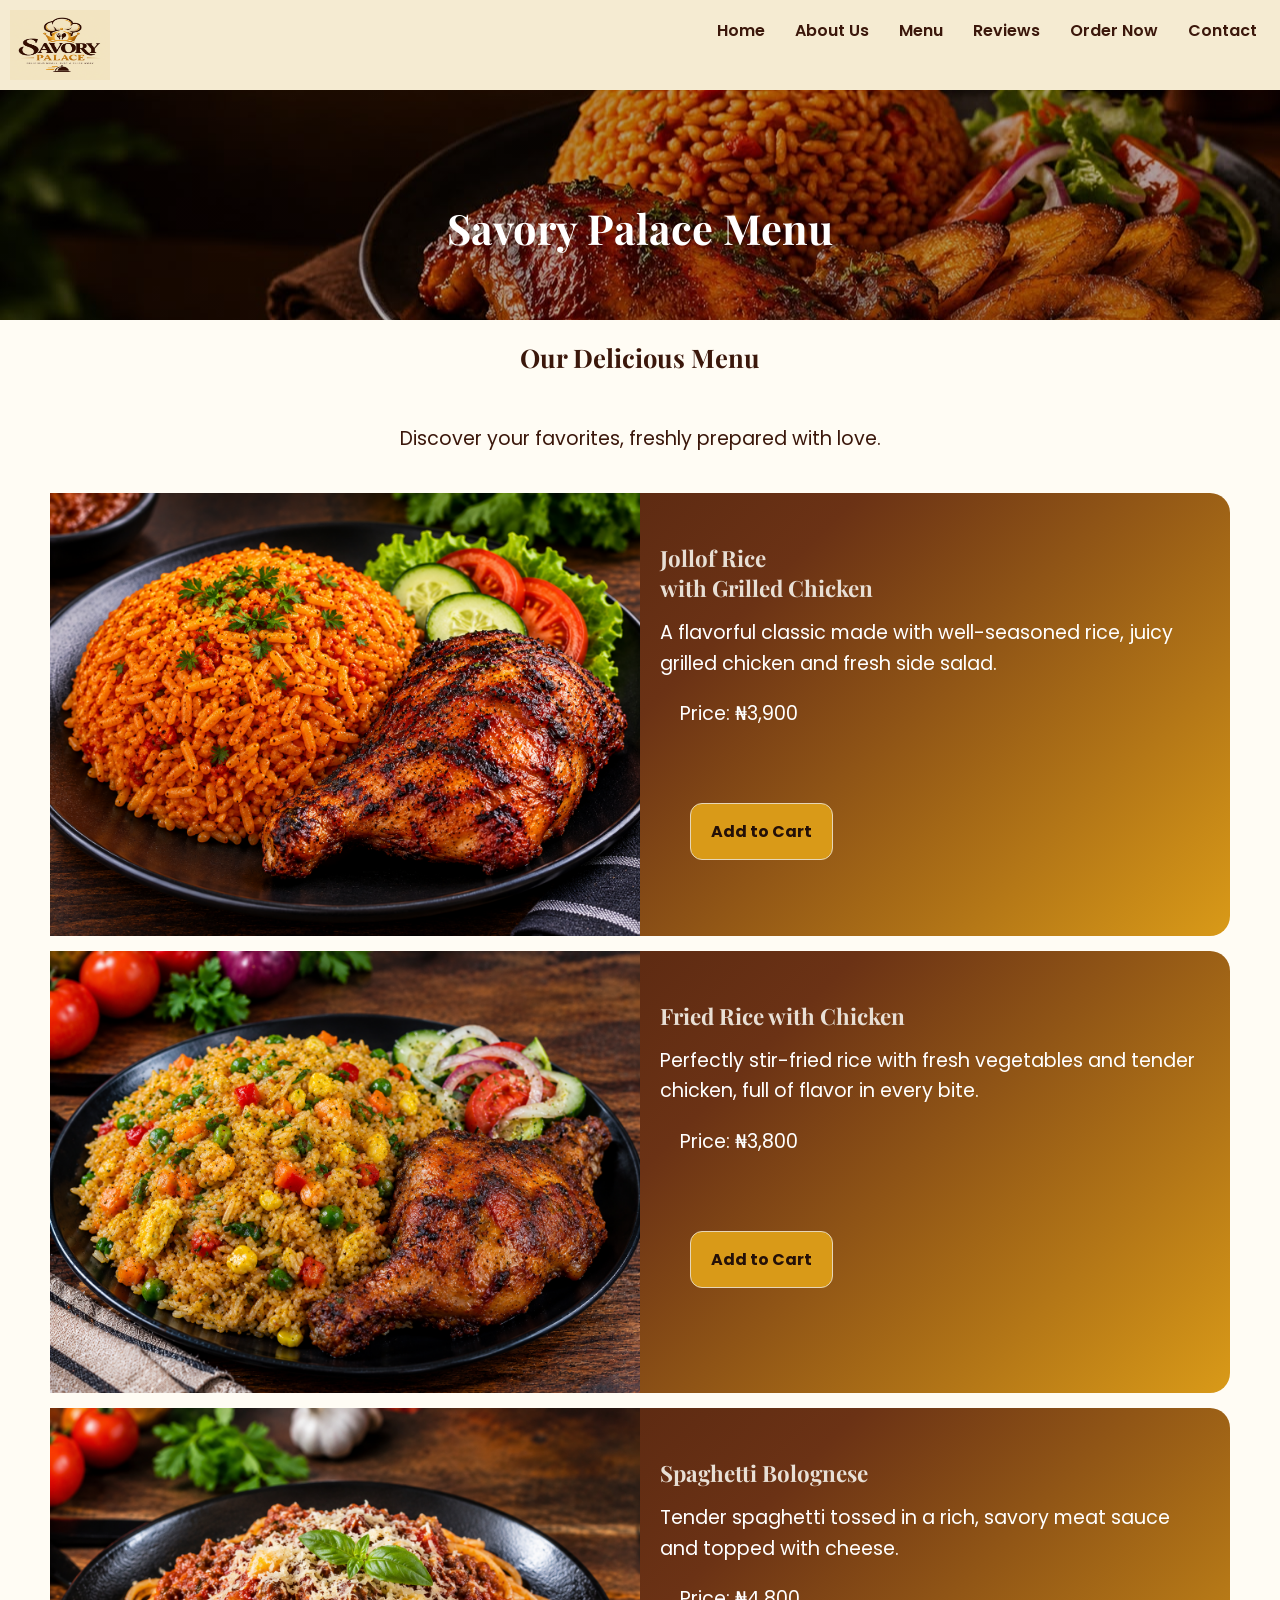
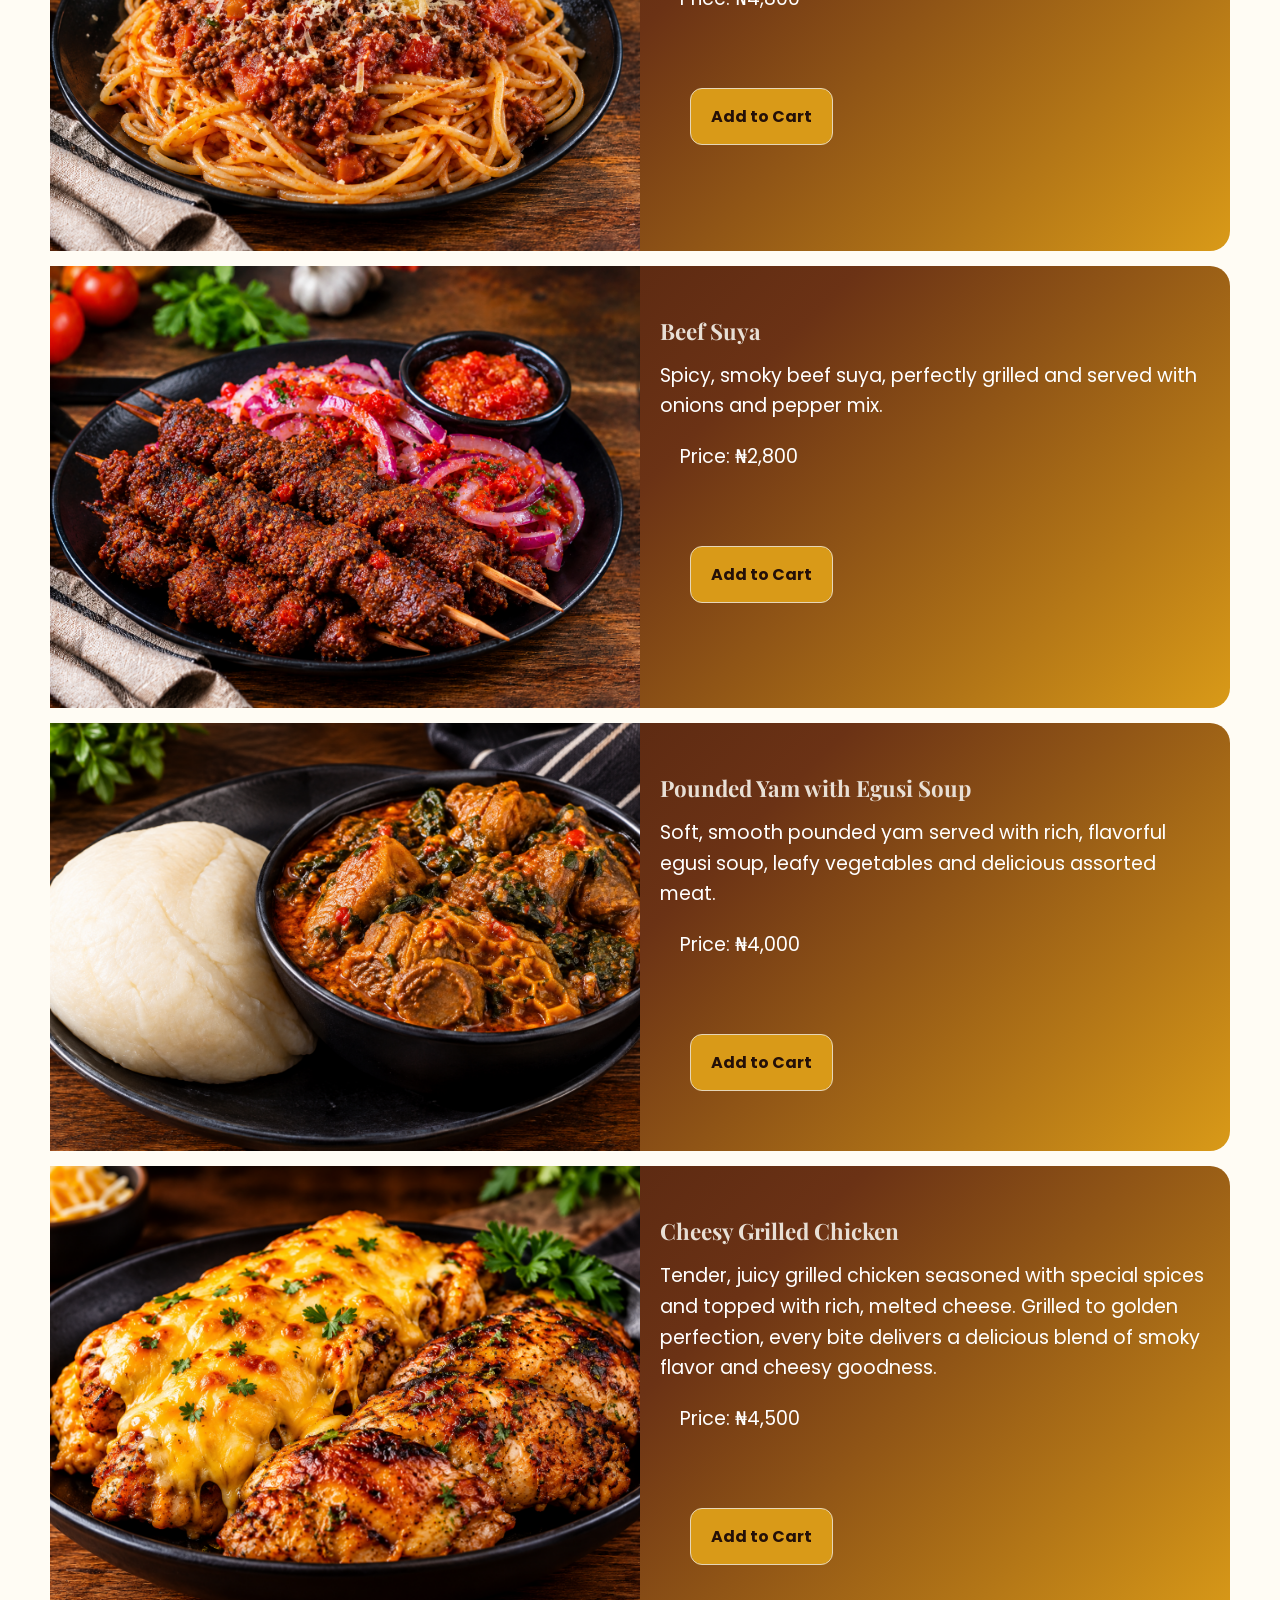
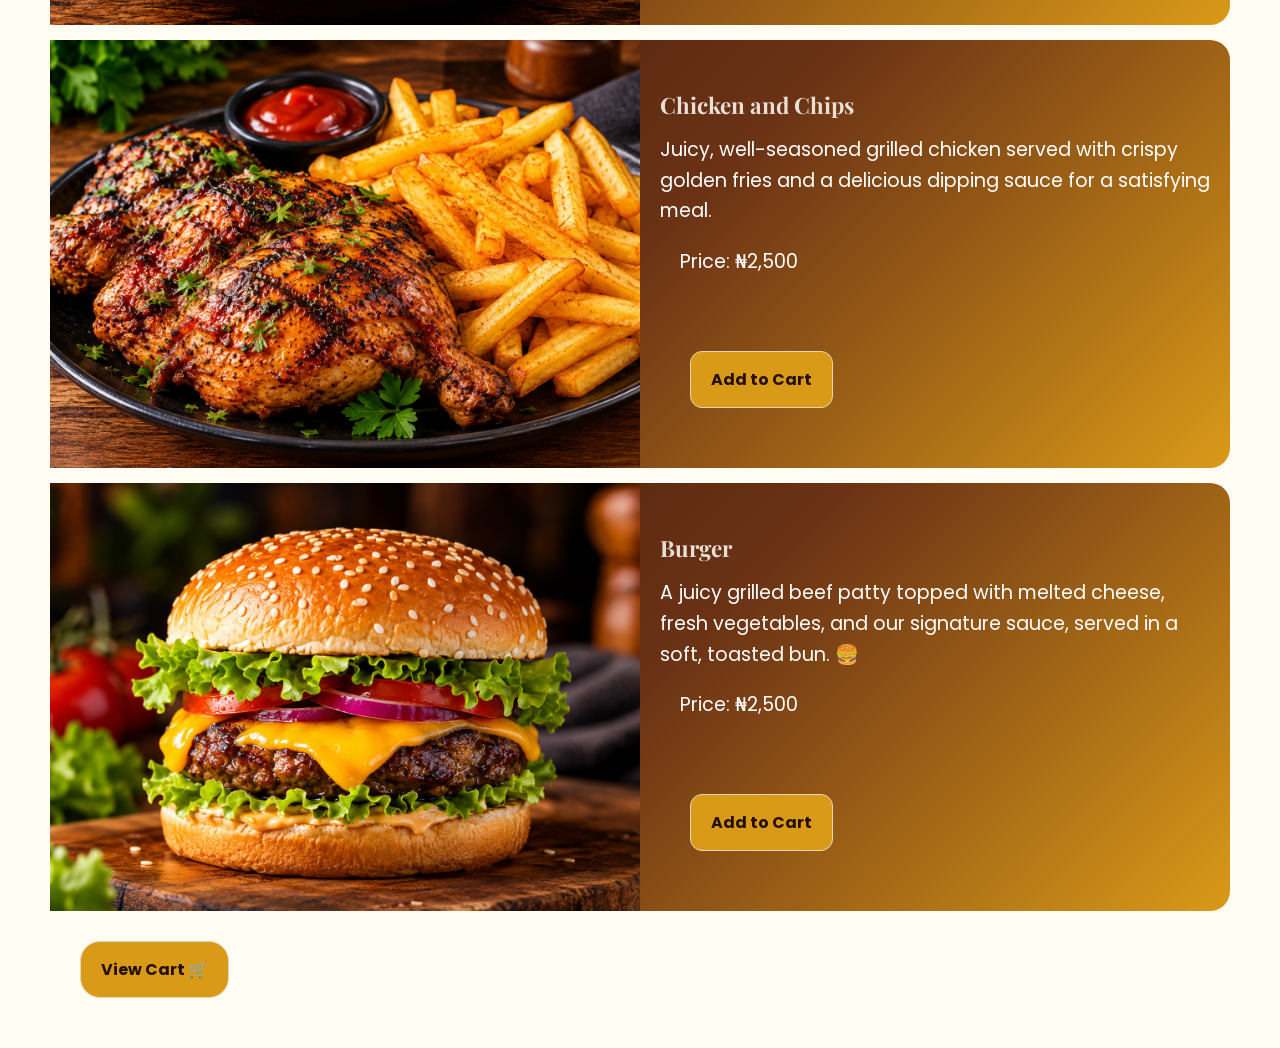
<file: menu.html>
<!DOCTYPE html>
<html lang="en">
<head>
    <meta charset="UTF-8">
    <meta name="viewport" content="width=device-width, initial-scale=1.0"/>
    <title> Savory Palace Menu </title>
    <link rel="stylesheet" href="style.css">
    <link href="https://unpkg.com/boxicons@2.1.4/css/boxicons.min.css" rel="stylesheet">
</head>
<body>
    
    <!-- HEADER  -->
      <header class="header">
          <img  src="palace.png" alt="savory's Palace">
          <div class="navMenu" id="navMenu">
          <i class="bx bx-window-close" onclick="closeMenu()"></i>    
        <ul>
            <li> <a href="index.html">Home </a> </li>
            <li> <a href="index.html#About-Us"> About Us</a> </li>
            <li> <a href="menu.html">Menu</a></li>
            <li> <a href="index.html#Reviews"> Reviews</a></li>
            <li> <a href="index.html#order"> Order Now</a></li>
            <li> <a href="index.html#contacts"> Contact </a></li>
            
        </ul> 
          </div>
          <i class="bx bx-menu" onclick="openMenu()"></i>
      </header>
      
      <section class="sub-header" id="sub-header">
          <h2> Savory Palace Menu </h2>
      </section>
      
      <section class="Menu" id="Menu"> 
        
    <div class="menu-heading">
        <h2>Our Delicious Menu</h2>
        <p>Discover your favorites, freshly prepared with love.</p>
    </div>

    <div class="menu-container">

        <!-- Menu Item 1 -->
        <div class="menu-card">
            <div class="menu-image">
                <img src="jolly.png"
                     alt="Jollof Rice with Grilled Chicken">
            </div>

            <div class="menu-info">
                <h3>Jollof Rice <br>
                with Grilled Chicken</h3>
                <p>A flavorful classic made with well-seasoned rice,  juicy grilled chicken and fresh side salad.</p>
                 <span class="price">Price: ₦3,900</span><br>
                <button class="add-to-cart"type="button" data-index="0">Add to Cart</button>
            </div>
        </div>

        <!-- Menu Item 2 -->
        <div class="menu-card">
            <div class="menu-image">
                <img src="fried.png"
                     alt="Fried Rice with Chicken">
            </div>

            <div class="menu-info">
                <h3>Fried Rice with Chicken</h3>           
           <p>Perfectly stir-fried rice with fresh vegetables and tender chicken, full of flavor in every bite.</p>
              <span class="price"> Price: ₦3,800</span><br>
                <button class="add-to-cart" type="button" data-index="1">Add to Cart</button>
            </div>
        </div>

        <!-- Menuw Item 3 -->
        <div class="menu-card">
            <div class="menu-image">
                <img src="spaghetti.png"
                     alt="Spaghetti Bolognese">
            </div>

            <div class="menu-info">
                <h3>Spaghetti Bolognese</h3>
                <p>Tender spaghetti tossed in a rich, savory meat
                   sauce and topped with cheese.</p>
                 <span class="price">Price: ₦4,800</span><br>
                <button class="add-to-cart" type="button" data-index="2">Add to Cart</button>
            </div>
        </div>

        <!-- Menu Item 4 -->
        <div class="menu-card">
            <div class="menu-image">
                <img src="suya.png"
                     alt="Beef Suya">
            </div>

            <div class="menu-info">
                <h3>Beef Suya</h3>
                <p>Spicy, smoky beef suya, perfectly grilled and
                   served with onions and pepper mix.</p>
                <span class="price">Price: ₦2,800</span><br>
                <button class="add-to-cart" type="button" data-index="3">Add to Cart</button>
            </div>
        </div>
    <!-- Menu Item 5 -->
         <div class="menu-card">
            <div class="menu-image">
                <img src="yam.png"
                     alt="Pounded Yam with Egusi Soup">
            </div>

            <div class="menu-info">
                <h3>Pounded Yam with Egusi Soup</h3>
                <p>Soft, smooth pounded yam served with rich,
       flavorful egusi soup, leafy vegetables and
       delicious assorted meat.</p>
                 <span class="price">Price: ₦4,000</span><br>
                <button class="add-to-cart" type="button" data-index="4">Add to Cart</button>
                </div>
                </div>
                
                <!-- Menu Item 6 -->
         <div class="menu-card">
            <div class="menu-image">
                <img src="chicken.png"
                     alt="Cheesy Grilled Chicken">
            </div>

            <div class="menu-info">
                <h3>Cheesy Grilled Chicken</h3>
                <p>Tender, juicy grilled chicken seasoned with special spices and topped with rich, melted cheese. Grilled to golden perfection, every bite delivers a delicious blend of smoky flavor and cheesy goodness.</p>
                 <span class="price">Price: ₦4,500</span><br>
                <button class="add-to-cart" type="button" data-index="5">Add to Cart</button>
                </div>
                </div>
                
                <!-- Menu Item 7 -->
         <div class="menu-card">
            <div class="menu-image">
                <img src="chips.png"
                     alt="Chicken and Chips">
            </div>

            <div class="menu-info">
                <h3>Chicken and Chips</h3>
                <p> Juicy, well-seasoned grilled chicken served with crispy golden fries and a delicious dipping sauce
       for a satisfying meal.</p>
                 <span class="price">Price: ₦2,500</span><br>
                <button class="add-to-cart" type="button" data-index="6">Add to Cart</button>
                </div>
                </div>
                
                <!-- Menu Item 7 -->
         <div class="menu-card">
            <div class="menu-image">
                <img src="burger.png"
                     alt="Burger">
            </div>

            <div class="menu-info">
                <h3>Burger</h3>
                <p>A juicy grilled beef patty topped with melted cheese, fresh vegetables, and our signature sauce, served in a soft, toasted bun. 🍔</p>
                 <span class="price">Price: ₦2,500</span><br>
                <button class="add-to-cart" type="button" data-index="7">Add to Cart</button>
                </div>
                </div>              
    </div>
    <a href="cart.html" class="a-tag">View Cart 🛒</a>
    
    <script src="script.js"></script>
</body>
</html>
</file>
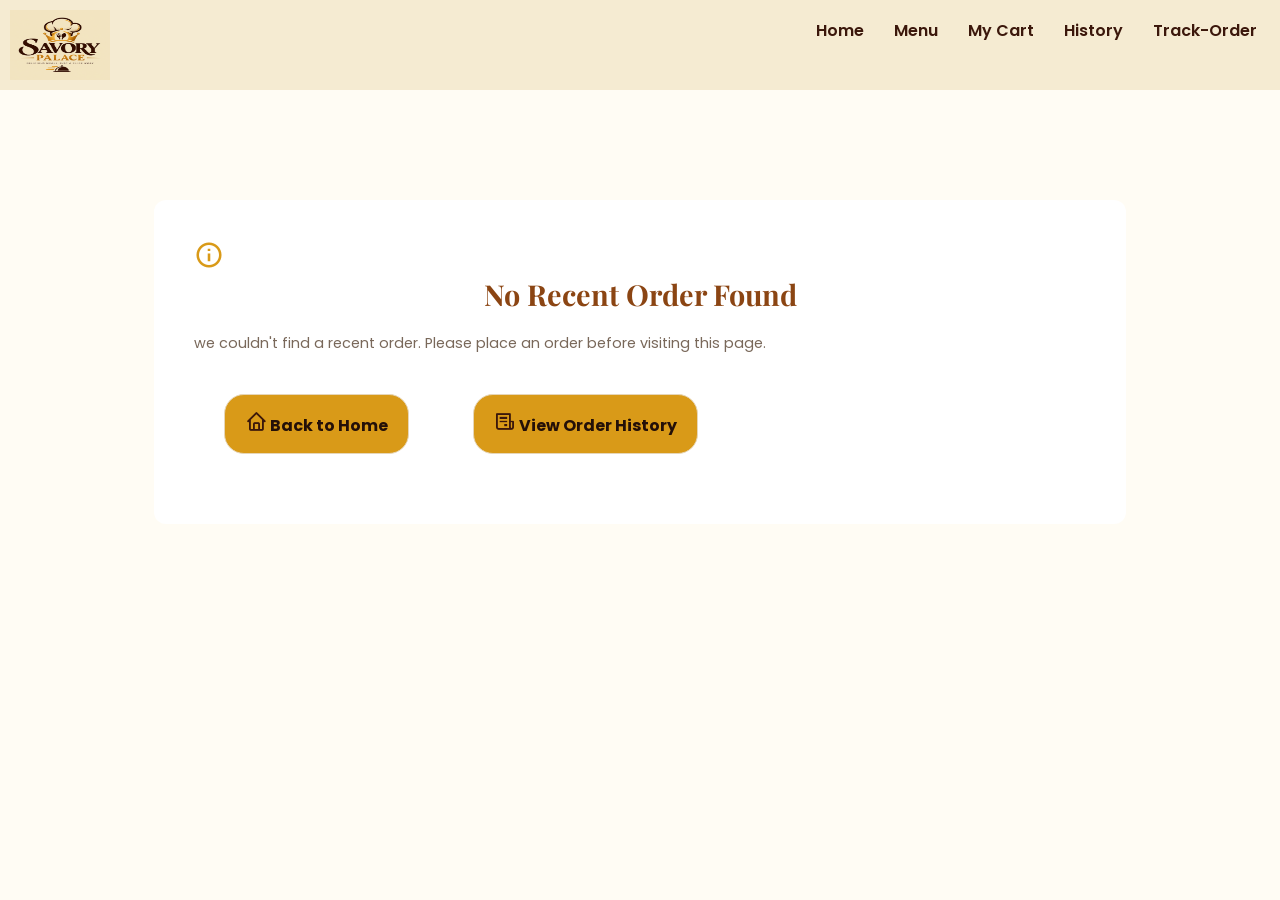
<file: order-confirmation.html>
<!DOCTYPE html>
<html lang="en">
<head>
    <meta charset="UTF-8">
    <meta name="viewport" content="width=device-width, initial-scale=1.0"/>
    <title> Order  confirmation || Savory Palace </title>
    <link rel="stylesheet" href="style.css">
    <link href="https://unpkg.com/boxicons@2.1.4/css/boxicons.min.css" rel="stylesheet">
</head>
<body>
    
    <!-- HEADER  -->
      <header class="header">
          <img  src="palace.png" alt="savory's Palace">
          <div class="navMenu" id="navMenu">
          <i class="bx bx-window-close" onclick="closeMenu()"></i>    
        <ul>
             <li> <a href="index.html">Home </a> </li>
           <li> <a href="menu.html">Menu</a></li>
           <li> <a href="cart.html"> My Cart </a></li>
       <li> <a href="order-history.html"> History</a></li>
       <li> <a href="track-order.html">Track-Order</a></li>
          
            
        </ul> 
          </div>
          <i class="bx bx-menu" onclick="openMenu()"></i>
      </header>
      


    <!-- ORDER CONFIRMATION SECTION -->
    <section class="order-confirmation-section">

        <div class="confirmation-container">

            <!-- SUCCESS MESSAGE -->
            <div class="confirmation-header">
                <i class="bx bx-check-circle"></i>

                <h1>Order Placed Successfully!</h1>

                <p>
                    Thank you for choosing Savory Palace.
                    Your delicious meal is on its way to being prepared!
                </p>
            </div>


            <!-- ORDER INFORMATION -->
            <div class="confirmation-details">

                <h2>Order Details</h2>

                <div class="confirmation-info">
                    <p>
                        <strong>Order ID:</strong>
                        <span id="orderID">Loading...</span>
                    </p>

                    <p>
                        <strong>Order Date:</strong>
                        <span id="orderDate">Loading...</span>
                    </p>

                    <p>
                        <strong>Order Status:</strong>
                        <span id="orderStatus">Loading...</span>
                    </p>

                    <p>
                        <strong>Customer Name:</strong>
                        <span id="customerName">Loading...</span>
                    </p>

                    <p>
                        <strong>Phone Number:</strong>
                        <span id="customerPhone">Loading...</span>
                    </p>

                    <p>
                        <strong>Order Method:</strong>
                        <span id="orderMethod">Loading...</span>
                    </p>

                    <p id="addressRow">
                        <strong>Delivery Address:</strong>
                        <span id="deliveryAddress">Loading...</span>
                    </p>
                </div>


                <!-- ORDERED FOOD -->
                <h2>Your Food</h2>

                <div id="confirmedItems" class="confirmed-items">
                    <p>Loading your order...</p>
                </div>


                <!-- TOTAL -->
                <div class="confirmation-total">
                    <h3>
                        Total Amount:
                        <span id="orderTotal">0</span>
                    </h3>
                </div>

            </div>


            <!-- ACTION BUTTONS -->
            <div class="confirmation-buttons">

                <a href="index.html" class="a-tag">
                    <i class="bx bx-home"></i>
                    Back to Home
                </a>

                <a href="order-history.html" class="a-tag">
                    <i class="bx bx-receipt"></i>
                    View Order History
                </a>

            </div>

        </div>

    </section>


    <!-- JAVASCRIPT -->
    <script src="order-confirmation.js"></script>

</body>

</html>
</file>
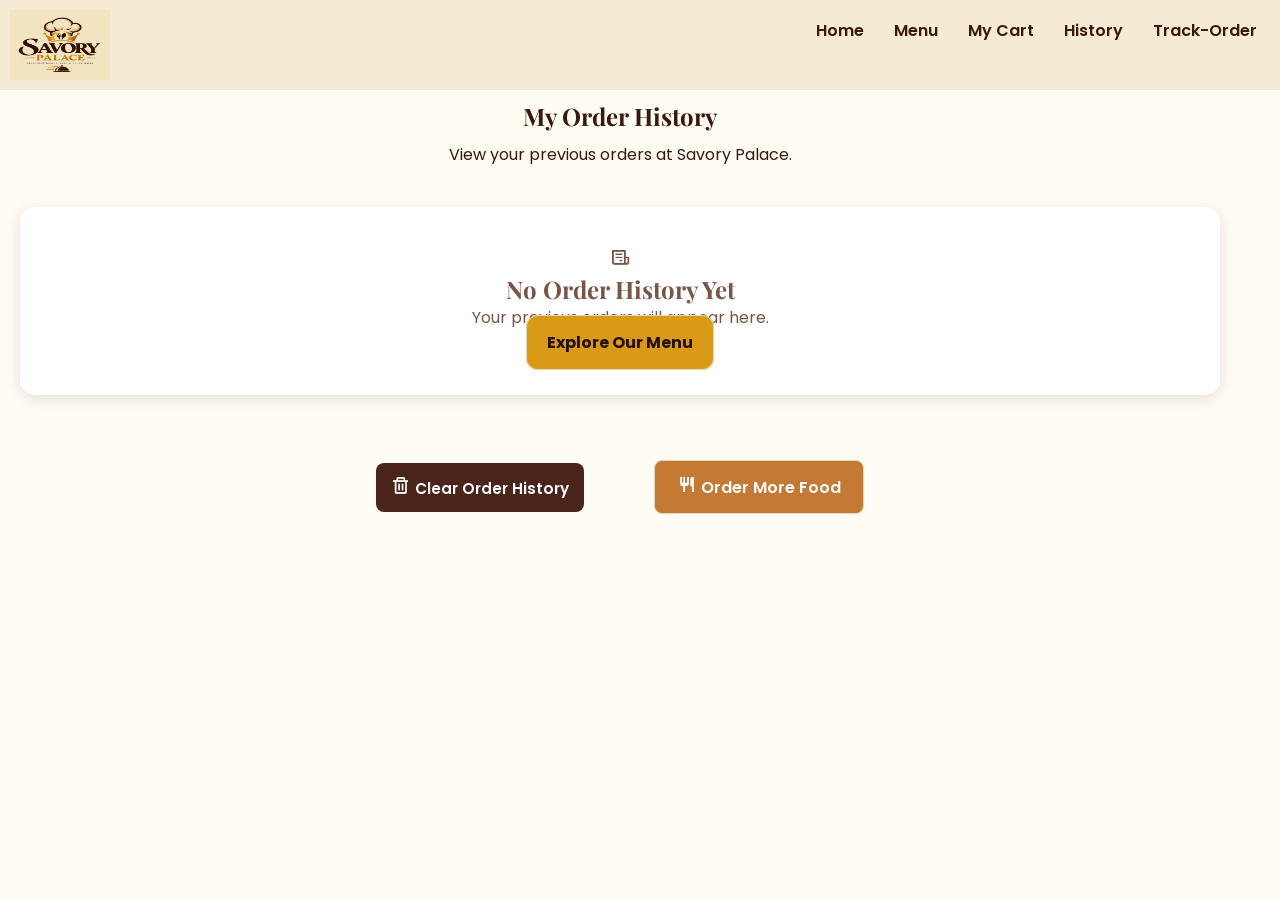
<file: order-history.html>
<!DOCTYPE html>
<html lang="en">
<head>
    <meta charset="UTF-8">
    <meta name="viewport" content="width=device-width, initial-scale=1.0"/>
    <title> Order History || Savory Palace </title>
    <link rel="stylesheet" href="style.css">
    <link href="https://unpkg.com/boxicons@2.1.4/css/boxicons.min.css" rel="stylesheet">
</head>
<body>
        <!-- HEADER  -->
      <header class="header">
          <img  src="palace.png" alt="savory's Palace">
          <div class="navMenu" id="navMenu">
          <i class="bx bx-window-close" onclick="closeMenu()"></i>    
        <ul>
           <li> <a href="index.html">Home </a> </li>
           <li> <a href="menu.html">Menu</a></li>
           <li> <a href="cart.html"> My Cart </a></li>
         <li> <a href="order-history.html">  History</a></li>
          <li> <a href="track-order.html">Track-Order</a></li>
          
            </ul> 
          </div>
          <i class="bx bx-menu" onclick="openMenu()"></i>
          </header>
    <!-- ORDER HISTORY SECTION -->
    <section class="order-history-section">

        <div class="order-history-container">

            <div class="order-history-heading">

                <h1>My Order History</h1>

                <p>
                    View your previous orders at Savory Palace.
                </p>

            </div>


            <!-- ORDER HISTORY WILL APPEAR HERE -->
            <div id="orderHistory">

                <p>Loading your orders...</p>

            </div>


            <!-- CLEAR HISTORY BUTTON -->
           <div class="order-history-actions">
                <button type="button" id="clearHistory" class="btn">
                <i class="bx bx-trash"></i>
                Clear Order History
            </button>


            <!-- BACK TO MENU -->
            <a href="menu.html" class="btn">
                <i class="bx bx-restaurant"></i>
                Order More Food
            </a>
            
           </div>
        </div>

    </section>


    <!-- JAVASCRIPT -->
    <script src="order-history.js"></script>

</body>

</html>
</file>
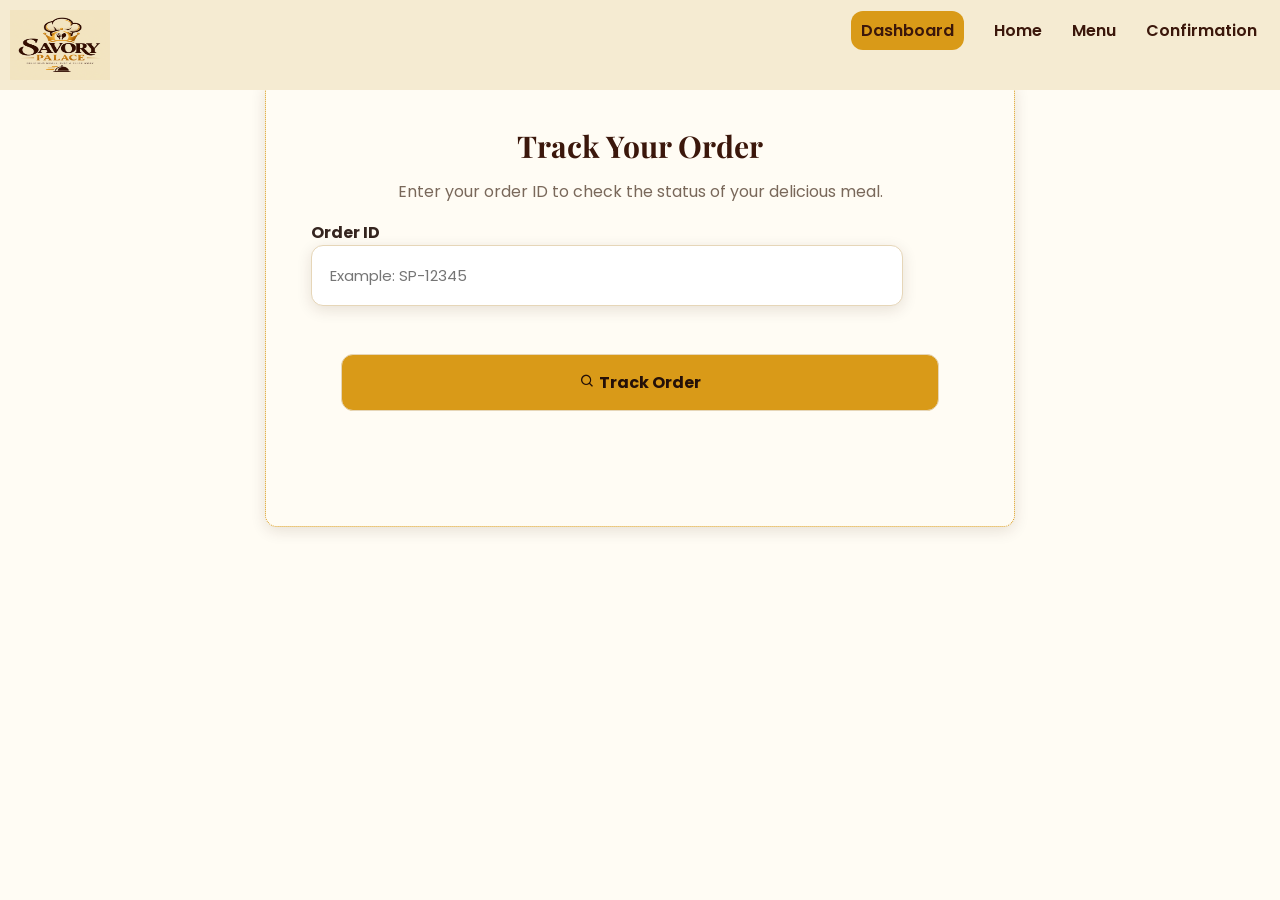
<file: track-order.html>
<!DOCTYPE html>
<html lang="en">
<head>
    <meta charset="UTF-8">
    <meta name="viewport" content="width=device-width, initial-scale=1.0"/>
    <title> Order  confirmation || Savory Palace </title>
    <link rel="stylesheet" href="style.css">
    <link href="https://unpkg.com/boxicons@2.1.4/css/boxicons.min.css" rel="stylesheet">
</head>
<body>
    
    <!-- HEADER  -->
      <header class="header">
          <img  src="palace.png" alt="savory's Palace">
          <div class="navMenu" id="navMenu">
         <i class="bx bx-window-close" onclick="closeMenu()"></i>       
        <ul>
       <li><a href="Login.html" class="navbar">Dashboard</a></li>
            <li> <a href="index.html">Home </a> </li>
            <li> <a href="menu.html">Menu</a></li>
      <li> <a href="order-confirmation.html">Confirmation</a></li>      
        </ul> 
          </div>
          <i class="bx bx-menu" onclick="openMenu()"></i>
      </header>
      
      <!--  TRACKING ORDER SECTION    -->
      
      <section class="track-order-section">
          <div class="track-order">
              <h1>Track Your Order </h1>
              <p>
               Enter your order ID to check the status of your delicious meal.
              </p>
              
              <!-- TRACKING FORM   N-->
      <form id="trackOrderForm">
          <div class="form-group">
              <label for="orderIDInput">Order ID </label>
              <input type="text" id="orderIDInput" placeholder="Example: SP-12345" required>          
          </div>
          
          <button type="submit" class="btn"><i class="bx bx-search"></i> Track Order </button>
      </form>        
      
        <!--     MESSAGE  V -->
        <div id="trackingMessage"aria-live="polite"> </div>
        
        <!-- Order Details  -->
        <div id="trackingResult"> </div>    
       
          </div>
          
      </section>
      
      <!-- script  -->
      <script src="track-order.js"> </script>
      
      
</body>
</html>
</file>
<file: style.css>
@import url('https://fonts.googleapis.com/css2?family=Playfair+Display:ital,wght@0,400..900;1,400..900&family=Poppins:ital,wght@0,100;0,200;0,300;0,400;0,500;0,600;0,700;0,800;0,900;1,100;1,200;1,300;1,400;1,500;1,600;1,700;1,800;1,900&display=swap');

 * {
    margin:0;
    padding:0;
    font-family:'poppins' , sans-serif;
    list-style:none;
    box-sizing :border-box;
    stroll-behavior:smooth;
    text-decoration:none;
  }
 
  :root {
    /* Primary Brand Colors */
    --primary: #3B170B;        /* Deep Brown */
    --secondary: #D99A18;      /* Royal Gold */
    --accent: #F5EBD2;         /* Warm Cream */

    /* Background Colors */
    --bg-color: #FFFCF4;       /* Soft Cream */
    --bg-dark: #241008;        /* Dark Brown */

    /* Text Colors */
    --text-color: #3B170B;     /* Brown Text */
    --text-light: #FFFFFF;     /* White Text */
    --text-muted: #79685A;     /* Muted Brown */

    /* Button Colors */
    --btn-bg: #D99A18;         /* Gold Button */
    --btn-hover: #B77A0B;      /* Darker Gold */
    --btn-text: #241008;       /* Dark Text */

    /* Borders & Effects */
    --border-color: #E6D6B8;   /* Light Gold Border */
    --shadow: 0 4px 15px rgba(59, 23, 11, 0.12);

    /* Gradients */
    --gradient: linear-gradient(
        135deg,
        #3B170B,
        #6B3215,
        #D99A18
    ); 
    --p-font:1.2rem;    
}

  html,
  body{
      overflow-x: hidden;   
  }
  
  h1,h2,h3,h4,h5 {
      font-family:'Playfair Display' , serif;
  }
 body{
    background: var(--bg-color);
    color: var(--text-color) ;
    font-family: 'Poppins' , sans-serif;   
}

 /* ---------------- HEADER --------*/
   .header {
       width: 100%;
       height: 90px;
       background: var(--accent) ;
       z-index: 1000;
       padding:10px;
       position: fixed;
       top: 0;
       right: 0;
       display: flex;
       justify-content: center;
       align-content: space-around;
       transition :all .45s ease;
   }

  .header img {
      width: 100px;
      mix-blend-mode: multiply;
      display: block;
      
   }
  
   .header .bx{
       display: none;
   }
   
   .navMenu {
       flex: 1;
       text-align: right;
   }
   
   .navMenu ul li {
       display: inline-block;
       padding: 8px;
       position: relative;  
        margin: 0px 5px;
   }
   
   .navMenu a {
       color: var(--text-color) ;
       font-size: 16px;
       font-weight: 600;
       white-space: nowrap;
   }
   
   .navmenu a:hover, navmenu a:active {
       color: var( --btn-hover);
   }
      
   section {
            padding: 200px 12% 120px;
        }  
   /*      HOME.        */
   
   .Home {
       position: relative;
       width: 100%;
       background: linear-gradient(rgba(0,0,0,0.3), rgba(0,0,0,0.3)), url("pg.png");
       background-size: cover;
     background-position:left;
      display: flex;
       align-items: center;
       justify-content: center;
       color: var(--text-light);
   }
   
   .Home-content {
       margin: 0px 50px;
   }
   
   .Home-intro h3 {
       font-family: 'Playfair Display' , serif ;
       font-size: 2.2em;
       padding-bottom: 30px;
       line-height: 1.1;
       color: var(--text-light);
   }
   
   #sp {
       color: var(--secondary);
   }
   
   .Home-intro p {
       color: var(--accent);
       font-size: var(--p-font);
       line-height: 1.2;
       word-spacing: 2px;
       font-family: 'poppin' , sans-serif;
   }
   
   .Home-intro h5 {
       font-family: 'Playfair Display' , serif;
       padding-top: 20px;
       font-size: 15px;
       margin-left: 100px;
   }
  
   
   .Home-content .btn {
       padding:15px 20px ;
       display: inline-block;
       margin: 30px;
       font-weight:bold;
       font-size: 0.9rem;
       font-family:'Poppins', sans-serif;
       background:var(--btn-bg) ;
       color: var(--btn-text) ;
       cursor: pointer;
       
       font-weight: bolder;
       border:1px solid var(--border-color);
       border-radius: 12px ;
       transition: all .3 ease;
       
   }
   
   .Home-content .btn:hover {
       background: var(--btn-hover);
       transform: scale(0,8)
   }
   
         /* ---------------- ABOUT US -----------------*/
   
   .About-Us {
       padding: 84px 16px;
       
   }
   
   .About-Us h2 {
       font-family: 'Playfair Display' , serif;
       color: var(--text-color);
       text-align: Center;
       padding-bottom: 50px;
       font-size: 1.6rem;
   }
   .ourservice {
       display: inline-block;
   }
    .Who {
         max-width: 800px;
        background: var(--accent);
        padding: 39px;
        margin: 20px 50px;
        border-radius: 20px;
         border-left: 5px solid var(--border-color) ;  
         box-shadow: var(--shadow);
     }
     
     .Who h3 {
         color: var(--Primary);
         margin-bottom: 15px;
         margin-left: 100px;
         border-bottom: 3px solid var(--secondary);
        display: inline-block;
        position: relative;
        font-family: 'Playfair Display' , serif;
        font-size: 1.4rem;
        font-weight :bolder;
          }
          
          .Who p {
              color: var(--text-muted);
              line-height: 1.5;
              font-size: var(--p-font);
          }
          
          .Who h4 {
              color: var(--Secondary);
              margin-top: 10px;
              font-family: 'Playfair Display', serif;
              font-size: 15px;
              margin-left: 50px;
          }
     
     .why {
         max-width: 800px;
        background: var(--accent);
        padding: 39px;
        margin: 50px 50px;
        border-radius: 20px;
         border-left: 5px solid var(--border-color) ;  
         box-shadow: var(--shadow);
     }
     
     .Why-Us h3{
         color: var(--Primary);
         margin-bottom: 15px;
         margin-left: 100px;
        display: inline-block;
        position: relative;
        border-bottom: 3px solid var(--secondary);
        font-family: 'Playfair Display' , serif;
        font-weight :bolder;
        font-size: 1.4rem;
          }
     
      .Why-Us p {
             color: var(--text-muted);
              line-height: 1.5;
              font-size: var(--p-font);
      }
      
    .About-card {
        display: grid;
        grid-template-rows: repeat(auto-fit, minmax(150px,1fr));
        gap:20px;
    }
    
    .About-card .card {
       padding: auto;
       padding-top:20px ;
    }
    
    .About-card .card .bx {
    color: var(--secondary);
     font-size: 2.0rem;
     padding-bottom: 10px;     
    }
    
    .About-card .card h3{
        color: var(--Primary);
         margin-bottom: 15px;
        display: inline-block;
        position: relative;
        font-family: 'Playfair Display' , serif;
        font-size: 1.1rem;
        font-weight :bolder;
    }
    
    .About-card .card p {
           color: var(--text-muted);
              line-height: 1.5;
              font-size: var(--p-font);
    }
    
       /* ---------------- MENU -------------------*/
       
       .Menu {
          padding: 20px 50px; 
         
       }
       
       .menu-heading {
    text-align: center;
    margin-bottom: 40px;
   }
   
       .menu-heading h2 {
        font-family: 'Playfair Display' , serif;
       color: var(--text-color);
       text-align: Center;
       padding-bottom: 50px;
       font-size: 1.6rem;
       }
       
       .menu-heading p {
           color: var(text-muted);
           font-size: var(--p-font) ;
           font-family: 'poppins', sans-serif;
       }
      
       
     /* Menu Grid */
.menu-container {
    display: grid;
    grid-template-columns: repeat(1, minmax(0, 1fr));
    gap: 15px;
}

/* Menu Card */
.menu-card {
    display: grid;
    grid-template-columns: 1fr 1fr;
    background: var(--gradient);
    border-radius: 20px;
    color: var(--text-color);
    transition: all 0.3s ease;
    }
    
    .menu-card:hover {
        transform: translateY(-5px);
    }
    t
    .menu-image {
        min-width: 0;
        min-height: 300px;
    }
    
    .menu-image img {
          width: 100%;
          height: 100%;
        object-fit: cover;
        display: block;
    }
    
    .menu-info {
        padding: 30px 20px;
        color: var(--text-light);
        display: flex;
        flex-direction: column;
        align-items: flex-start;
    }
    
    .menu-info h3 {
        margin-top: 20px;
        margin-bottom: 15px;
        font-size: 1.4rem;
        font-family: 'Playfair Display' , serif;
        color:  #E8DFD5;
    }
    
    .menu-info p {
          color: var(text-light);
           font-size: var(--p-font) ;
           font-family: 'poppins', sans-serif;
           line-height: 1.6;
    }
    
    .price {
        padding: 20px ;
        font-size: var(--p-font);
    }
   
  
   .menu-info .add-to-cart {
       padding:15px 20px ;
       display: inline;
       margin: 30px;
       font-family:'Poppins', sans-serif;
       background:var(--btn-bg) ;
       color: var(--btn-text) ;
       font-size: 1rem;
       font-weight: bolder;
       cursor: pointer;
       border:1px solid var(--border-color);
       border-radius: 12px ;
       transition: all .3 ease;
       
     }
      .menu-info .btn:hover {
          background: var(--btn-hover);
          transform: scale(0,8)
      }
      
      /*     ALL ANCHOR TAG */
      
       .btn  {
           padding:15px 20px ;
       display: inline;
       margin: 30px;
       font-family:'Poppins', sans-serif;
       background:var(--btn-bg) ;
       color: var(--btn-text) ;
       font-size: 1rem;
       font-weight: bolder;
       cursor: pointer;
       border:1px solid var(--border-color);
       border-radius: 12px ;
       transition: all .3 ease;       
     }
     
     .btn:hover {
           background: var(--btn-hover);
       }
     
     .a-tag {
        padding:15px 20px ;
       display: inline-block;
       margin: 30px;
       position: relative;
       font-family:'Poppins', sans-serif;
       background:var(--btn-bg) ;
       color: var(--btn-text) ;
       font-size: 1rem;
       font-weight: bolder;
       cursor: pointer;
       border:1px solid var(--border-color);
       border-radius: 20px ;
       transition: all .3 ease; 
     }
     
     .a-tag:hover {
         background: var(--btn-hover);
     }
      
      
      /*    ABOUT US.    */
     
     .How {
      padding-top:30px ;
     }
     
     .How h3 {
         color: var(--Primary);
         margin-bottom: 15px;
        display: inline-block;
        position: relative;
        font-family: 'Playfair Display' , serif;
        font-size: 1.1rem;
        font-weight :bold;
     }
     
     .How ul li {
          color: var(text-light);
           font-size: var(--p-font) ;
           font-family: 'poppins', sans-serif;
           line-height: 1.8;
     }
     
       /*            REVIEWS       */
     
     .Reviews {
         padding: 84px 16px;
         background: var(--accent);
     }
     
     .Review-title h2{
         text-align: center;
         font-family: 'Playfair Display' , serif;
         margin-bottom: 30px;
         font-size: 1.6rem;
         color: var(--text-color);
     }
     
     .Review-title h3{
         font-family: 'Playfair Display' , serif;
         margin: 20px 40px;
         font-size: 1.4rem;
         color: var(--text-color);
     }
     .Review-title p {
         font:var(--p-font) ;
         line-height: 1.1;
         font-family: 'poppins' , sans-serif;
         color: var(--text-muted);
         font-weight: 700;
     }
     
     .review-content {
        padding: 20px ;
        display: grid;
        grid-template-columns: repeat(1, minmax(0, 1fr)) ;
       gap:20px 
     }
     
     .review-card {
     padding: 20px;
      border-radius: 15px;
    border-bottom: 4px solid var(--secondary);
    box-shadow: var(--shadow);
    transition: 0.3s ease;
  }
  
  .review-card:hover {
    transform: translateY(-5px);
}

  .review-card h4 {
      color: var(--primary);
      font-family: 'poppins', sans-serif;
      font-size: 1.4 rem;
      padding-bottom: 8px;
  }
  span .bx {
      font-size: 1.8rem;
      color: #151829df;
      padding: 15px;
       }
  
  .review-card h5{
     color: var( --primary);
  font-family: 'Playfair Display' , serif;
  font-size: 0.9rem;
  padding-bottom: 5px;
   }
   
   .review-card p {
       font-size: var(--p-font);
       color: var(--text-muted);
       line-height: 1.1;
       font-family: 'poppins' , sans-serif;
       }
       
     .stars {
         color: var(--secondary);
         font-size:1.4rem ;
         margin-bottom: 10px;
         padding-top: 8px;
     } 
         
         /*     ORDER NOW.    */
         
   .order-now{
       background: var(--gradient);
       color: var(--text-light);
        padding: 84px 16px;
       text-align: center;
   }
   
   .order-now h2{
       color: var(--secondary);
       font-family: 'Playfair Display', serif;
       padding-bottom: 10px;
       font-stretch: expanded;
       font-style: italic;
       letter-spacing: 2px;
       text-transform: uppercase;
       text-shadow: 2px 2px 5px gray;
   }
   
   .order-now p {
       font-size: var(--p-font);
       line-height: 1.2;
       font-family: 'poppins' , sans-serif;
       color: var(--accent);
   }
   
   .order-now h3 {
       color: var(--accent);
       font-family: 'Playfair Display', serif;
       padding-top: 10px;
       font-stretch: expanded;
       font-style: italic;
       letter-spacing: 2px;
       text-transform: uppercase;
       text-shadow: 2px 2px 5px gray;
   }
   
   .order-now .btn {
       padding: 20px;
       display: inline-block;
       margin-top: 35px;
       font-family:'Poppins', sans-serif;
       font-size: 1rem;
       background:var(--btn-bg) ;
       color: var(--btn-text) ;
       font-weight: bolder;
       border:2px solid var(--border-color);
       border-radius: 10px ;
       transition: all .3 ease;
       cursor: pointer;
   }
       .order-now .btn:hover {
          background: var(--btn-hover);
   }
   
   
      /*  ------------CONTACT -------------*/
      
      /* Contact Section */
.contact {
     padding: 84px 16px;
    background: var(--bg-color);
}

.contact-heading {
    text-align: center;
    margin-bottom: 40px;
}

.contact-heading h2 {
    color: var(--primary);
    font-size: 2.3rem;
    margin-bottom: 15px;
}

.contact-heading p {
    color: var(--text-muted);
    font-size: 1.2rem;
}

.contact-container {
    display: grid;
    grid-template-columns: repeat(2, minmax(0, 1fr));
    gap: 40px;
    align-items: start;
}

/* Contact Information */
.contact-info {
    background: var(--primary);
    color: var(--text-light);
    padding: 35px;
    border-radius: 15px;
}

.contact-info h3 {
    color: var(--secondary);
    margin-bottom: 15px;
    font-family: 'Playfair Display', serif;
}

.contact-info > p {
    line-height: 1.8;
    margin-bottom: 25px;
    font-size: var(--p-font);
    font-family: 'poppins', sans-serif;
}

.contact-item {
    display: flex;
    align-items: center;
    gap: 15px;
    margin-bottom: 25px;
}

.contact-item i {
    font-size: 25px;
    color: var(--secondary);
}

.contact-item h4 {
    margin-bottom: 5px;
    font-family: 'Playfair Display', serif;
}

.contact-item p {
    color: var(--accent);
    overflow-wrap: anywhere;
    font-family: 'poppins', sans-serif;
    
}

/* Contact Form */
.contact-form {
    display: flex;
    flex-direction: column;
    gap: 18px;
}

.contact-form input,
.contact-form textarea {
    width: 100%;
    padding: 15px;
    border: 1px solid var(--border-color);
    border-radius: 8px;
    outline: none;
    font: inherit;
    color: var(--primary);
    background: var(--accent);
}

.contact-form input:focus,
.contact-form textarea:focus {
    border-color: var(--secondary);
}

.contact-form textarea {
    resize: vertical;
}

.contact-form button {
    padding: 15px;
    background: var(--secondary);
    color: var(--bg-dark);
    border: none;
    border-radius: 8px;
    font-size: 1rem;
    font-weight: bold;
    cursor: pointer;
    transition: 0.3s ease;
}

.contact-form button:hover {
    background: var(--btn-hover);
}

      /*    FOOTER.   */
      
      footer{
       padding: 20px 15px;
         Display :flex;
         flex-wrap:wrap;
         align-items:center;
         justify-content:space-between;
         gap:2rem;
         background:var(--bg-dark);
     }
     
     .footer .attribution p{
     color: var(--text-light);
     font-size:13px ;
     display:flex;
     align-items:center;
     }
     
     .footer .attribution i{
         color: var(--btn-color);
         font-size:20px;
         margin: 0 3px;
     }
     
     .footer .move-up i{
         padding: 10px;
         border-radius: 8px;
         font-size:20px;
         color: var(--secondary);
         background: var(--primary);
     }
   
  
  /*       SUB MENU SECTION     */
   .sub-header {
       height: 35vh;
       width: 100%;
      background: linear-gradient(rgba(0,0,0,0.3), rgba(0,0,0,0.3)), url("home.jpg");
      background-position: center;
      background-size: cover;
       text-align: center;    
   }
   
   .sub-header h2 {
       font-family: 'Playfair Display', serif;
       font-size: 2.6rem;
      color: var(--text-light);
      font-weight: bold;
   }
   
   
   #pageLink {
       padding: 20px;
     display: inline-block;
      width: 150px;
       margin-top: 35px;
       font-family:'Poppins', sans-serif;
       font-size: 1rem;
       background:var(--btn-bg) ;
       color: var(--btn-text) ;
       font-weight: bolder;
       border:2px solid var(--border-color);
       border-radius: 10px ;
       transition: all .3 ease;
       cursor: pointer;
   }
       #pageLink:hover {
          background: var(--btn-hover);
   }
   
   /*    --------------------CART PAGE-------------- */
      
      main {
          background: var(--bg-color);
          font-family: 'poppins' , sans-serif;
          color:var(--text-color);
          position: relative;
      }
      
      
      .cart-page {
        max-width: 1000px;
        margin: 65px auto;
       padding: 30px;       
}
      .cart-page h2 {
          font-family: 'Playfair Display' , serif;
          color: var(--primary);
         margin: 40px auto;
          text-align: center;
      }
      
      .cartItems {
         background: #ffffff;
         border: 1px solid var(--border-color);
         border-radius: 10px;
         padding: 25px;
         margin-bottom: 20px;
         box-shadow: var(--shadow);
      }
      
      .cartItems h3 {
          font-family: 'Playfair Display', serif;
          color: var(--primary);
      }
      
     .cart-item P{
   
    color: var(--btn-hover);
    font-weight: bold; 
    font-size: 0.95rem;   
}
      .cartTotal {
    color: var(accent) ;
    padding: 30px;
    border-radius: 12px;
    margin: 50px auto;
}
     h3 {
        color: var(--primary);
    }  

      #clearCart:hover{
          background: var(--btn-hover);
        color: var(--text-light);
      }
      
      .remove{
    background: #B42318;
    color: var(--text-light);
    border: none;
    padding: 8px 14px;
    border-radius: 6px;
    cursor: pointer;
}
      #continue , #clearCart{
      background: var(--btn-bg);
    color: var(--btn-text);
    border: none;
    padding: 14px 25px;
    border-radius: 8px;
    font-weight: 600;
    font-family: 'poppins' , sans-serif;
    font-size: 0.9rem;
    cursor: pointer;
    transition: 0.3s ease;
     }
      
  #continue:hover{
          background: var(--btn-hover);
        color: var(--text-light);
      }
      
      #clearCart , #continue {
          margin-top: 35px;
      }      
  /* Quantity Container */
.cartItems Quantity{
    display: flex;
    align-items: center;
    gap: 15px;
    margin: 15px 0;
}

/* Plus and Minus Buttons */
 .decrease , .increase {
    width: 35px;
    height: 30px;
    background: var(--btn-bg);
    color: var(--btn-text);
    border: none;
    border-radius: 6px;
    font-size: 20px;
    font-weight: bold;
    cursor: pointer;
    transition: 0.3s ease;
}

  .decrease , .increase:hover {
    background: var(--btn-hover);
    color: var(--text-light);
}

/* Quantity Number */
   .number {
    font-size: 16px;
    font-weight: bold;
    color: var(--primary);
    min-width: 20px;
    text-align: center;
}
      
   /*   CHECK OUT PAGE  */
   .checkout {
   max-width: 900px;
   margin: 70px auto;
    background: var(--bg-color);
    padding: 30px;
    border-radius: 15px;
          
   }
   
   .checkout h1 {
       font-family: 'Playfair Display' , serif;
      text-align: center;
      color: var(--primary);
      font-size: 1.8rem;
      margin-bottom: 15px;
       
   }
   
   .checkout > p {
       font-family: 'poppins' , sans-serif;
       color:var(--text-muted);
       font-size: 0.9rem;
       text-align: center;
       margin-bottom: 25px;
   }
   
   .checkout-summary {
       background: #fffff;
      padding: 26px;
      border-radius: 16px;
      box-shadow: var(--shadow);
      margin-bottom: 30px;   
}
  
   #checkoutForm h2 ,
   .checkout-summary h2 {
       font-family: 'playfair Display', serif;
       color: var(--secondary);
       margin-bottom:30px ;
   }
   
    .checkout-summary h3 {
        margin-top: 20px;
       padding: 10px;
        border-top: 2px solid var(--border-color);
        color: var(--text-color);
        
    }
    
  .checkout form {
        background: var(--bg-color);
        padding: 20px;
        border-radius: 11px;  
      box-shadow: var(--shadow);
    }
    
    .checkout .form-group {
        margin-bottom: 22px;
    }
    
    .checkout .form-group label {
        display: block;
        margin-bottom: 20px;
        font-weight: bold;
        color: var(--text-color);
    }
    
    .checkout .form-group input,
     .checkout .form-group select,
      .checkout .form-group textarea {
          width: 70%;
          padding: 12px;
          border-radius: 12px;
          font: inherit;
          border: 1px solid var(--border-color);
          outline: none;
      }
      
      .checkout .form-group input:focus,
     .checkout .form-group select:focus,
      .checkout .form-group textarea:focus {
          border-color: var(--secondary);
      }
      
   .checkout-items {
    background: #FFFFFF;
    padding: 22px;
    margin-bottom: 20px;
    border: 1px solid var(--border-color);
    border-radius: 12px;
    box-shadow: var(--shadow);
    transition: 0.3s ease;
}
       
      .checkout-items:hover {
    transform: translateY(-3px);
}
    .checkout-items h3 {
         color: var(--text-color);
        font-size: 22px;
        font-family: 'playfair display' , serif;
       margin-bottom: 08px;
            
    }
    .checkout-items p {
        color: var(--text-muted);
        font-size: 1.1rem;
        line-height: 1.1;
    }
  
  
     /*    ORDER  CONFIRMATION  */
     
     .order-confirmation-section {
         background: var(--bg-color);
          }
    
     .confirmation-container {
         background: #fff;
         padding: 40px;
         margin: auto;
         border-radius: 12px;
     }    
      
     .confirmation-header h1 {
         text-align: center;
         font-family: 'playfair display' , serif;
         font-size: 1.8rem;
         color:#8B4513;
         margin-bottom: 20px;
          }
          
          .confirmation-details {
             display: block;
          }
        .confirmation-header p {
            font-family: 'Poppins', sans-serif;
            color: var(--text-muted);
            font-size: 0.9rem;
            margin-bottom: 10px;
        }
        
         .confirmation-header i {
         font-size: 30px;
        color: var(--secondary);
        }
        
         .confirmation-details h2 {
             font-family: 'playfair display', serif;
             margin-bottom: 10px;
             color:#8B4513;
         }
         
         .confirmation-info p {
             font-family: 'playfair display', serif;
             color: var(--text-color);
             border-bottom: 2px dotted var(--border-color);
             line-height: 1.8;          
         }
         .confirmed-items{
           display: grid;
           grid-template-columns: repeat (1, 1fr);
            gap :15px;
             background: var(--bg-color);
             width: 95%;
             border-radius: 05px;
             padding: 20px;
             margin: auto;
             border: 1px solid var(--border-color);
             box-shadow: var(--shadow);
         }
         
         .confirmed-items h3 {
             font-family: 'playfair display', serif;
             margin-bottom: 05px;
             color:var(--secondary);
         }
         
         .confirmed-items p {
             font-family:'poppins', sans-serif;
            color: var(--text-muted);
            font-size: 0.9rem;
            font-weight: 600;
            line-height: 1.7;
         }
         
         .confirmation-total h3{
             font-family:'playfair display', serif;
             border-top: 1.5px solid var(--border-color);
             margin-top: 05px;
         }
         
          .confirmation-buttons {
         display: inline-block;
        
          }
          
         .confirmation-buttons i {
             color: var(--primary);
             font-size :22px;
             
             
         }
         
         /* /*      DASHBOARD    */ 
         
     .admin {
         padding: 120px 6%;
         min-height: 100vh;
         background: var(--bg-color);
     }    
     /* Heading  */
     .heading {
         margin-bottom: 35px;
     }
     
     .heading h1 {
         font-size: 32px;
         color: var(--text-muted);
         margin-bottom: 8px;
         font-family: 'playfair display', serif;
     }
     
     .heading p {
         color: var(--primary);
         font-size: 15px;
         font-family: 'poppins', sans-serif;
     }
     
     .admin-container {
         max-width: 1200px;
         margin: auto;
     }
     /*   DASHBOARD STATISTICS. */
    .admin-stats {
        display:grid;
        grid-template-columns: repeaft(4, 1fr);
        gap:20px;
        margin-bottom: 45px;
        }
        
     .admin-stats-card {
         background: #fff;
         padding: 25px 20px;
         border-radius: 12px;
         border: 1px solid var(--border-color);
         box-shadow: var(--shadow);
         border-left: 5px solid var(--secondary);
     }
   .admin-stats-card:hover {
       transform: translateY(-5px);
       box-shadow: var(--shadow);
   }
   
   .admin-stats-card h3 {
       color: var(--text-muted);
       font-size: 14px;
       font-weight: 500;
       margin-bottom: 13px;
       font-family: 'playfair display', serif;
   }
   
   .admin-stats-card ,
   .empty-orders i{
       font-size: 20px;
       color: var(--secondary);
   }
   .admin-stats-card p {
       color: var(--text-color);
       font-size:25px ;
       font-weight: 700;
       font-family: 'poppins', sans-serif;
   }
   /*      Order section  */
   .admin-orders{
      background: #ffffff; 
      padding:30px;
      border-radius: 14px ;   
        border:1px solid var(--border-color) ;
      box-shadow: var(--shadow);
   }
   
 .admin-orders h2 {
    color: var(--primary);
      font-size: 25px;
      margin-bottom: 24px;
      font-family: 'playfair display', serif;
  }
  
  .admin-order-card{
      background: var(--bg-color);
      padding: 22px;
      margin-bottom: 20px;
      border: 1px solid var(--border-color);
      border-radius: 12px;
      transition: 0.3s;
  }
  
  .admin-order-card h3{
      font-size: 19px;
      color: var(--primary);
      margin-bottom: 12px;
      font-family: 'playfair display', serif;   
  }
  
  .admin-order-card p {
      color: var(--text-color);
      font-size: 1rem;
      margin-bottom: 07px;
      overflow-wrap: anywhere;
  }
  
   .admin-order-card strong {
       color: var(--primary);
   }
  
  .order-status-select {
      width: 100%;
      max-width: 280px;
      padding: 10px;
      margin: 12px 10px 12px 0;
      border: 1px solid var(--border-color);
      border-radius: 7px;
      background: var(--text-light);
      color: var(--primary);
      font: inherit;
      outline: none;      
  }
  
   .order-status-select:focus {
       border-color: var(--secondary);
   }
  
  .delete-admin-order{
      background: #a83232;
      color: #ffffff;
  }
  .delete-admin-order:hover {
      background: #7d2020;
  }
  
  .empty-orders {
      text-align: center;
      padding: 35px 15px;
      color: #78665c;
      background:#fffaf3 ;
      border-radius: 10px;
      font-size: 15px;
  }
  
 /* TRACKING ORDER SECTION    */
 .track-order-section {
     background: var(--bg-color);
     margin: 80px auto;
     padding: 45px;
      border-radius: 12px;
       border: 1px dotted var(--secondary);
      box-shadow: var(--shadow);  
        max-width: 750px;
     width: 90%;
     
      }
      
      .track-order h1 {
          color: var(--primary );
          font-size: 30px;
          margin-bottom:12px;   
          text-align: center;  
          font-family: 'playfair display', serif;   
      }
      
      .track-order p {
          color: var(--text-muted);
          text-align: center;
          font-size: 1.0rem;
          font-family: 'poppins', sans-serif;    
          margin-bottom: 15px;    
          line-height: 1.7;
      }
      
      .track-order form {
          display: flex;
          flex-direction: column;
          gap:18px;
      }
      .form-group label{
          font-weight: bold;
          color: #35251f;
      }
      
      .form-group input {
        width: 90%;
          padding: 18px;
         border-radius: 12px;
         outline: none;
         font-size: 15px;
         font-family: inherit;
         background: #ffffff;
         border: 1px solid var(--border-color);
         box-shadow: var(--shadow);        
      }
      
      .form-group input:focus {
          border-color: #b88635;
          box-shadow: var(--shadow);
      }
      
     #trackingResult {
          margin-top: 40px;
          text-align: center;
        }
        
        .tracking-card h2{
          font-family:'playfair display', serif;
          color: Var(--secondary);
          border-bottom: 3px solid var(--border-color) ;
          width: 80%;
          margin: 0 auto;
          
        }
        
        .tracking-card p {
            color: var(--text-muted);
            font-size: 1.3em;
        }
        
         .tracking-card h3 {
             font-family:'playfair display', serif;
          color: Var(--secondary);
          font-weight: bold;
          margin: 10px;
         }
         
         .tracking-card ul li {
         font-size: 1.1rem;
          margin-right: 20px;
          border-bottom: 1.5px solid var(--border-color) ;             
         }
         
        /* ORDER STATUS */
.status-container {
    font-size: 20px;
    color: var(--text-color);
    margin: 20px 0;
}
/* STATUS BADGE */
.status-badge {
    display: inline-block;
    background: #FFF0D6;
    color: #8B4513;
    padding: 6px 16px;
    border-radius: 20px;
    font-size: 16px;
    font-weight: 600;
    margin-left: 5px;
}
.status-badge.preparing {
    background: #FFF0D6;
    color: #8B4513;
}

.status-badge.ready {
    background: #DDF5E3;
    color: #216E39;
}

.status-badge.delivered {
    background: #DCEBFF;
    color: #1D4ED8;
}

.status-badge.cancelled {
    background: #FDE2E2;
    color: #B91C1C;
}
      
      /* ORDER HISTORY   N*/
      
     .order-history-section {
       min-height: 100vh;
         background: var(--bg-color);   
         padding: 90px 20px;
     } 
      
      .order-history-container {
        max-width: 1200px;
        margin: 0, auto;
      
      }
     .order-history-heading {
         text-align: center;
        margin-bottom: 40px;
         }
        .order-history-heading h1{
            font-family:'playfair display', serif;
            text-align: center;
            font-size: clamp (2rem, 4vw , 3rem);
            margin: 10px 0;
            font-weight: 700;
            color: var(--primary);
        }
        order-history-heading p {
            color: var(--text-muted);
            font-size: 1.0rem;
            font-family:'poppins', sans-serif;
            line-height: 1.7;
             }           
          #orderHistory {
              display: grid;
              grid-template-columns: repeat(2, minmax(0, 1fr));
              gap:25px;
              margin-bottom: 35px;
          }             
          .order-history-card {
          width: 100%;
          max-width: 430px;
              background: #ffffff;
              padding: 25px;
              border-radius: 16px;
              border: 1px solid var(--border-color);
              box-shadow: var(--shadow);
         transition: transform 0.3s ease, box-shadow 0.3s ease;
      }
       .order-history-card:hover{ 
           transform: translateY(-5px);
           box-shadow: var(--shadow);
       }       
       .order-history-card h3 {
           font-size: 1.3rem;
           color: #4b241c;
           margin-bottom: 18px;
       }      
       .order-history-card p{
           display: flex;
           justify-content: space-between;
           align-items: flex-start;
           gap:15px;
           color: var(text-muted);
           font-size: 0.95rem;
           line-height: 1.6;
           margin-bottom: 12px;
           overflow-wrap: anywhere;
       }
        .order-history-card p strong {
            color: 4b241c;
        }
        .order-history-card  {
            border-top: 2px solid var(--border-color);
            padding-top: 15px;
            margin-top: 15px;
            font-size: 1.1rem;
            color: var(--primary);
            font-weight: 700;        
        }   
        .order-history-card button, #clearHistory {
           border: none;
           padding: 12px 15px;
           border-radius: 8px;
           font-size: 0.95rem;
          font-weight: 600;
          cursor: pointer;
          transition: 0.3s ease;
         
         } 
    .order-history-card .delete-order {
      background:#a52a2a;
     color: #ffffff;
     margin-top: 15px;
     font-family:'Poppins', sans-serif;
     }
     .order-history-card .delete-order:hover {
       background: #7f1d1d;
      }
    #clearHistory {
    background: #4b241c;
    color: #ffffff;
}
#clearHistory:hover {
    background: #6b3529;
    transform: translateY(-2px);
}
    .order-history-actions {
   display: flex;
    justify-content: center;
    align-items: center;
    gap: 10px;
    flex-wrap: wrap;
    margin-top: 30px;
}
   .order-history-actions a {
    display: inline-block;
    padding: 13px 22px;
    background: #c47a35;
    color: #ffffff;
    border-radius: 8px;
    font-weight: 600;
    transition: 0.3s ease;
}
    .order-history-actions a:hover {
    background: #a65e24;
    transform: translateY(-2px);
}
  #orderHistory .empty-history {
    grid-column: 1 / -1;
    text-align: center;
    background: #ffffff;
    padding: 40px 20px;
    border-radius: 15px;
    color: #795548;
    box-shadow: var(--shadow);
    }
    .order-history-section i ,.empty-history i {
        font-size: 20px;
    }
    
    /*  ----------------  MEDIA QUERY ---------------*/
    @media(max-width:1440px){
        .navbar {
       background: var(--secondary);
       border-radius: 12px;
       padding: 8px 10px; 
   }
   :root {
       --p-font :1.2rem;     
   }
 
  
    }
    
   @media(max-width:768px){

      .header .bx {
          display: block;
          font-size: 30px;
          cursor: pointer;
          color: whitesmoke;
       margin-left: auto;               
          }
          
        .navMenu {
            position: fixed;
                   top: 0;
                   right: -280px ;
                   width: 200px;
                   background: var(--text-light);
                   height: 100%; 
                   z-index: 2 ;
                   transition: all .45s ease;
                   text-align: center;
                   }
                   
        .navMenu ul{
                 padding: 30px;
             }
          .navMenu ul li {
                   display: block;
               }
        .navMenu a , .navbar {
            color: var(--secondary);
            display: block;
            margin: 14px;
             font-size: 20px;    
             background: no-repeat;         
        }   
        
        .contact-container {
            grid-template-columns: 1fr;
        }
        
        .contact-form input,
.contact-form textarea , .contact-form button{
    width: 85%;
}
          
   }
   
   @media(max-width:480px){
   /* clear cart */
       #clearCart , #continue{
           display: inline-block;
           
       }
       /*  Check out */
       .checkout h1 {
           margin-top:52px ;
           font-size: 1.5rem;
       }
       .checkout > p {
           font-size: 1.0rem;
       }
       /* Confirmation */
       .confirmation-header h1, h2 {
           font-size: 1.4rem;
       }
       /*  */
       
       }
   
   @media(max-width:600px){
       .checkout {
           width: 92%;
           margin: 25px auto;
           padding: 15px;
       }
       .checkout-summary,
       .checkout form {
       padding: 18px;      
       }
        /* Menu.  */
       .menu-card {
    display: grid;
    grid-template-columns: 1fr;
    }
     .checkout h1 {
           margin-top:52px ;
           font-size: 1.5rem;
       }
       .checkout > p {
           font-size: 1.0rem;
       }
     #orderHistory {
              display: grid;
              grid-template-columns: 1fr;
              }
  
   }
</file>
